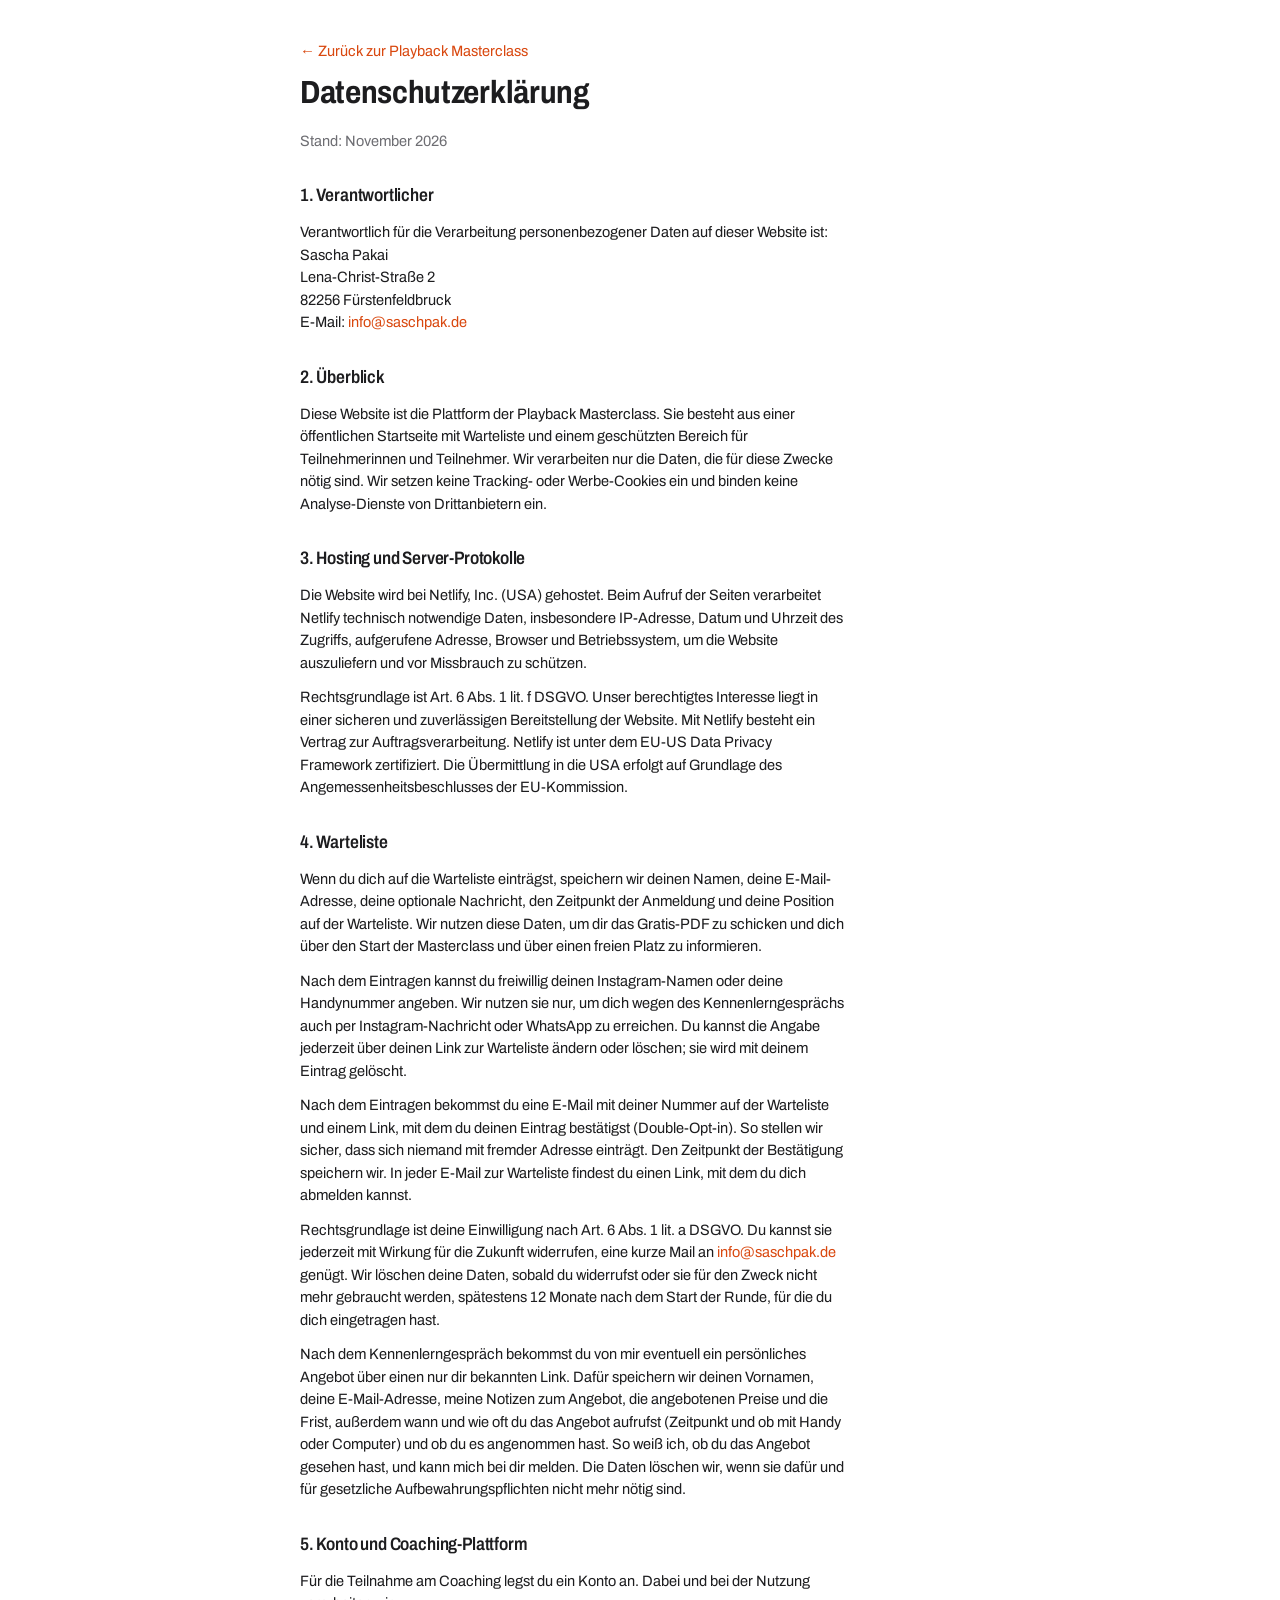
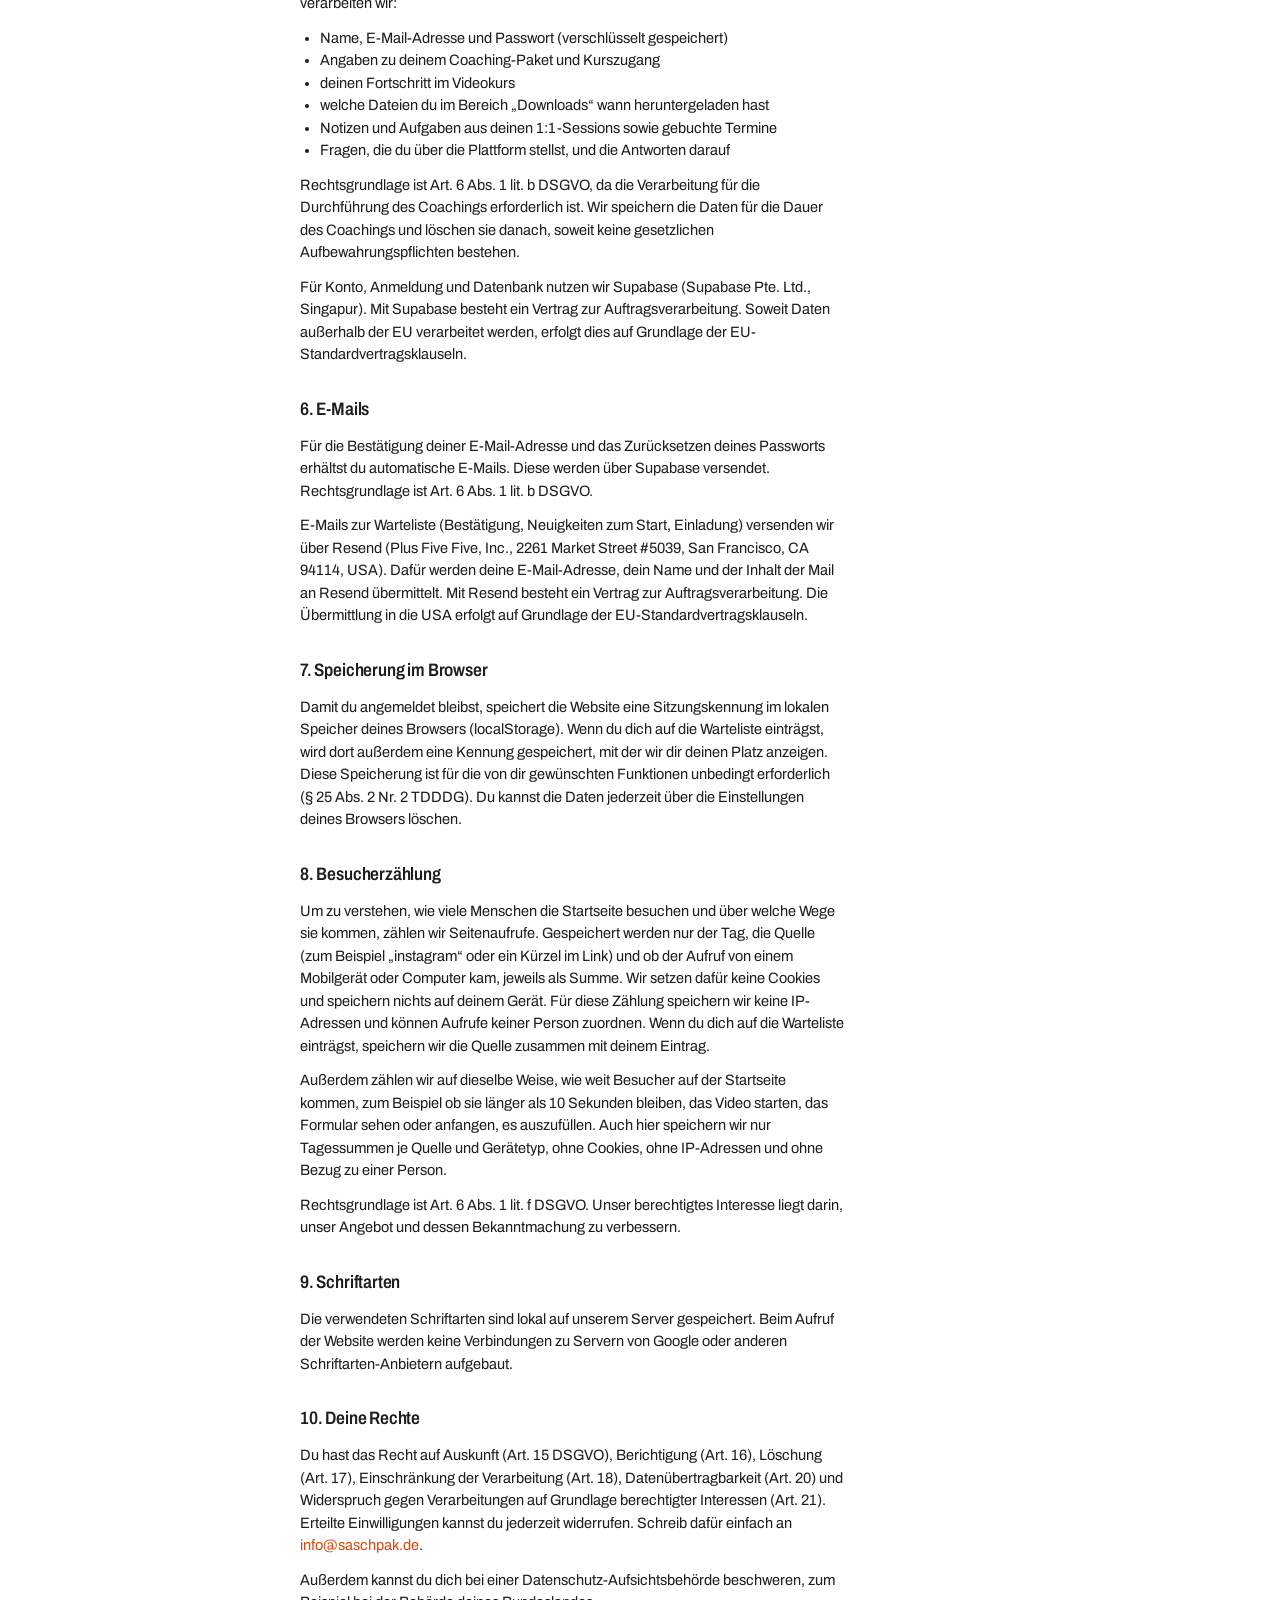
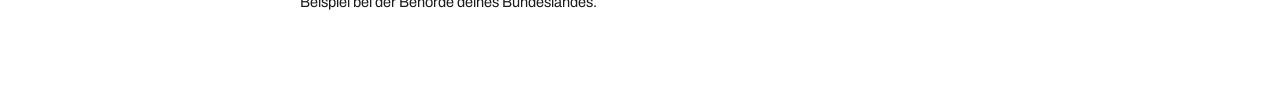
<file: site/datenschutz.html>
<!doctype html>
<html lang="de">
<head>
<meta charset="utf-8">
<meta name="viewport" content="width=device-width, initial-scale=1, viewport-fit=cover">
<title>Datenschutz · Playback Masterclass</title>
<meta name="robots" content="noindex">
<link rel="stylesheet" href="styles.css">
</head>
<body>
<main class="gutter legal">
  <p><a href="./">← Zurück zur Playback Masterclass</a></p>
  <h1>Datenschutzerklärung</h1>
  <p class="muted">Stand: November 2026</p>

  <h2>1. Verantwortlicher</h2>
  <p>Verantwortlich für die Verarbeitung personenbezogener Daten auf dieser Website ist:<br>
  Sascha Pakai<br>
  Lena-Christ-Straße 2<br>
  82256 Fürstenfeldbruck<br>
  E-Mail: <a href="mailto:info@saschpak.de">info@saschpak.de</a></p>

  <h2>2. Überblick</h2>
  <p>Diese Website ist die Plattform der Playback Masterclass. Sie besteht aus einer öffentlichen Startseite mit Warteliste und einem geschützten Bereich für Teilnehmerinnen und Teilnehmer. Wir verarbeiten nur die Daten, die für diese Zwecke nötig sind. Wir setzen keine Tracking- oder Werbe-Cookies ein und binden keine Analyse-Dienste von Drittanbietern ein.</p>

  <h2>3. Hosting und Server-Protokolle</h2>
  <p>Die Website wird bei Netlify, Inc. (USA) gehostet. Beim Aufruf der Seiten verarbeitet Netlify technisch notwendige Daten, insbesondere IP-Adresse, Datum und Uhrzeit des Zugriffs, aufgerufene Adresse, Browser und Betriebssystem, um die Website auszuliefern und vor Missbrauch zu schützen.</p>
  <p>Rechtsgrundlage ist Art. 6 Abs. 1 lit. f DSGVO. Unser berechtigtes Interesse liegt in einer sicheren und zuverlässigen Bereitstellung der Website. Mit Netlify besteht ein Vertrag zur Auftragsverarbeitung. Netlify ist unter dem EU-US Data Privacy Framework zertifiziert. Die Übermittlung in die USA erfolgt auf Grundlage des Angemessenheitsbeschlusses der EU-Kommission.</p>

  <h2>4. Warteliste</h2>
  <p>Wenn du dich auf die Warteliste einträgst, speichern wir deinen Namen, deine E-Mail-Adresse, deine optionale Nachricht, den Zeitpunkt der Anmeldung und deine Position auf der Warteliste. Wir nutzen diese Daten, um dir das Gratis-PDF zu schicken und dich über den Start der Masterclass und über einen freien Platz zu informieren.</p>
  <p>Nach dem Eintragen kannst du freiwillig deinen Instagram-Namen oder deine Handynummer angeben. Wir nutzen sie nur, um dich wegen des Kennenlerngesprächs auch per Instagram-Nachricht oder WhatsApp zu erreichen. Du kannst die Angabe jederzeit über deinen Link zur Warteliste ändern oder löschen; sie wird mit deinem Eintrag gelöscht.</p>
  <p>Nach dem Eintragen bekommst du eine E-Mail mit deiner Nummer auf der Warteliste und einem Link, mit dem du deinen Eintrag bestätigst (Double-Opt-in). So stellen wir sicher, dass sich niemand mit fremder Adresse einträgt. Den Zeitpunkt der Bestätigung speichern wir. In jeder E-Mail zur Warteliste findest du einen Link, mit dem du dich abmelden kannst.</p>
  <p>Rechtsgrundlage ist deine Einwilligung nach Art. 6 Abs. 1 lit. a DSGVO. Du kannst sie jederzeit mit Wirkung für die Zukunft widerrufen, eine kurze Mail an <a href="mailto:info@saschpak.de">info@saschpak.de</a> genügt. Wir löschen deine Daten, sobald du widerrufst oder sie für den Zweck nicht mehr gebraucht werden, spätestens 12 Monate nach dem Start der Runde, für die du dich eingetragen hast.</p>

  <p>Nach dem Kennenlerngespräch bekommst du von mir eventuell ein persönliches Angebot über einen nur dir bekannten Link. Dafür speichern wir deinen Vornamen, deine E-Mail-Adresse, meine Notizen zum Angebot, die angebotenen Preise und die Frist, außerdem wann und wie oft du das Angebot aufrufst (Zeitpunkt und ob mit Handy oder Computer) und ob du es angenommen hast. So weiß ich, ob du das Angebot gesehen hast, und kann mich bei dir melden. Die Daten löschen wir, wenn sie dafür und für gesetzliche Aufbewahrungspflichten nicht mehr nötig sind.</p>

  <h2>5. Konto und Coaching-Plattform</h2>
  <p>Für die Teilnahme am Coaching legst du ein Konto an. Dabei und bei der Nutzung verarbeiten wir:</p>
  <ul>
    <li>Name, E-Mail-Adresse und Passwort (verschlüsselt gespeichert)</li>
    <li>Angaben zu deinem Coaching-Paket und Kurszugang</li>
    <li>deinen Fortschritt im Videokurs</li>
    <li>welche Dateien du im Bereich „Downloads“ wann heruntergeladen hast</li>
    <li>Notizen und Aufgaben aus deinen 1:1-Sessions sowie gebuchte Termine</li>
    <li>Fragen, die du über die Plattform stellst, und die Antworten darauf</li>
  </ul>
  <p>Rechtsgrundlage ist Art. 6 Abs. 1 lit. b DSGVO, da die Verarbeitung für die Durchführung des Coachings erforderlich ist. Wir speichern die Daten für die Dauer des Coachings und löschen sie danach, soweit keine gesetzlichen Aufbewahrungspflichten bestehen.</p>
  <p>Für Konto, Anmeldung und Datenbank nutzen wir Supabase (Supabase Pte. Ltd., Singapur). Mit Supabase besteht ein Vertrag zur Auftragsverarbeitung. Soweit Daten außerhalb der EU verarbeitet werden, erfolgt dies auf Grundlage der EU-Standardvertragsklauseln.</p>

  <h2>6. E-Mails</h2>
  <p>Für die Bestätigung deiner E-Mail-Adresse und das Zurücksetzen deines Passworts erhältst du automatische E-Mails. Diese werden über Supabase versendet. Rechtsgrundlage ist Art. 6 Abs. 1 lit. b DSGVO.</p>

  <p>E-Mails zur Warteliste (Bestätigung, Neuigkeiten zum Start, Einladung) versenden wir über Resend (Plus Five Five, Inc., 2261 Market Street #5039, San Francisco, CA 94114, USA). Dafür werden deine E-Mail-Adresse, dein Name und der Inhalt der Mail an Resend übermittelt. Mit Resend besteht ein Vertrag zur Auftragsverarbeitung. Die Übermittlung in die USA erfolgt auf Grundlage der EU-Standardvertragsklauseln.</p>

  <h2>7. Speicherung im Browser</h2>
  <p>Damit du angemeldet bleibst, speichert die Website eine Sitzungskennung im lokalen Speicher deines Browsers (localStorage). Wenn du dich auf die Warteliste einträgst, wird dort außerdem eine Kennung gespeichert, mit der wir dir deinen Platz anzeigen. Diese Speicherung ist für die von dir gewünschten Funktionen unbedingt erforderlich (§ 25 Abs. 2 Nr. 2 TDDDG). Du kannst die Daten jederzeit über die Einstellungen deines Browsers löschen.</p>

  <h2>8. Besucherzählung</h2>
  <p>Um zu verstehen, wie viele Menschen die Startseite besuchen und über welche Wege sie kommen, zählen wir Seitenaufrufe. Gespeichert werden nur der Tag, die Quelle (zum Beispiel „instagram“ oder ein Kürzel im Link) und ob der Aufruf von einem Mobilgerät oder Computer kam, jeweils als Summe. Wir setzen dafür keine Cookies und speichern nichts auf deinem Gerät. Für diese Zählung speichern wir keine IP-Adressen und können Aufrufe keiner Person zuordnen. Wenn du dich auf die Warteliste einträgst, speichern wir die Quelle zusammen mit deinem Eintrag.</p>
  <p>Außerdem zählen wir auf dieselbe Weise, wie weit Besucher auf der Startseite kommen, zum Beispiel ob sie länger als 10 Sekunden bleiben, das Video starten, das Formular sehen oder anfangen, es auszufüllen. Auch hier speichern wir nur Tagessummen je Quelle und Gerätetyp, ohne Cookies, ohne IP-Adressen und ohne Bezug zu einer Person.</p>
  <p>Rechtsgrundlage ist Art. 6 Abs. 1 lit. f DSGVO. Unser berechtigtes Interesse liegt darin, unser Angebot und dessen Bekanntmachung zu verbessern.</p>

  <h2>9. Schriftarten</h2>
  <p>Die verwendeten Schriftarten sind lokal auf unserem Server gespeichert. Beim Aufruf der Website werden keine Verbindungen zu Servern von Google oder anderen Schriftarten-Anbietern aufgebaut.</p>

  <h2>10. Deine Rechte</h2>
  <p>Du hast das Recht auf Auskunft (Art. 15 DSGVO), Berichtigung (Art. 16), Löschung (Art. 17), Einschränkung der Verarbeitung (Art. 18), Datenübertragbarkeit (Art. 20) und Widerspruch gegen Verarbeitungen auf Grundlage berechtigter Interessen (Art. 21). Erteilte Einwilligungen kannst du jederzeit widerrufen. Schreib dafür einfach an <a href="mailto:info@saschpak.de">info@saschpak.de</a>.</p>
  <p>Außerdem kannst du dich bei einer Datenschutz-Aufsichtsbehörde beschweren, zum Beispiel bei der Behörde deines Bundeslandes.</p>
</main>
</body>
</html>
</file>
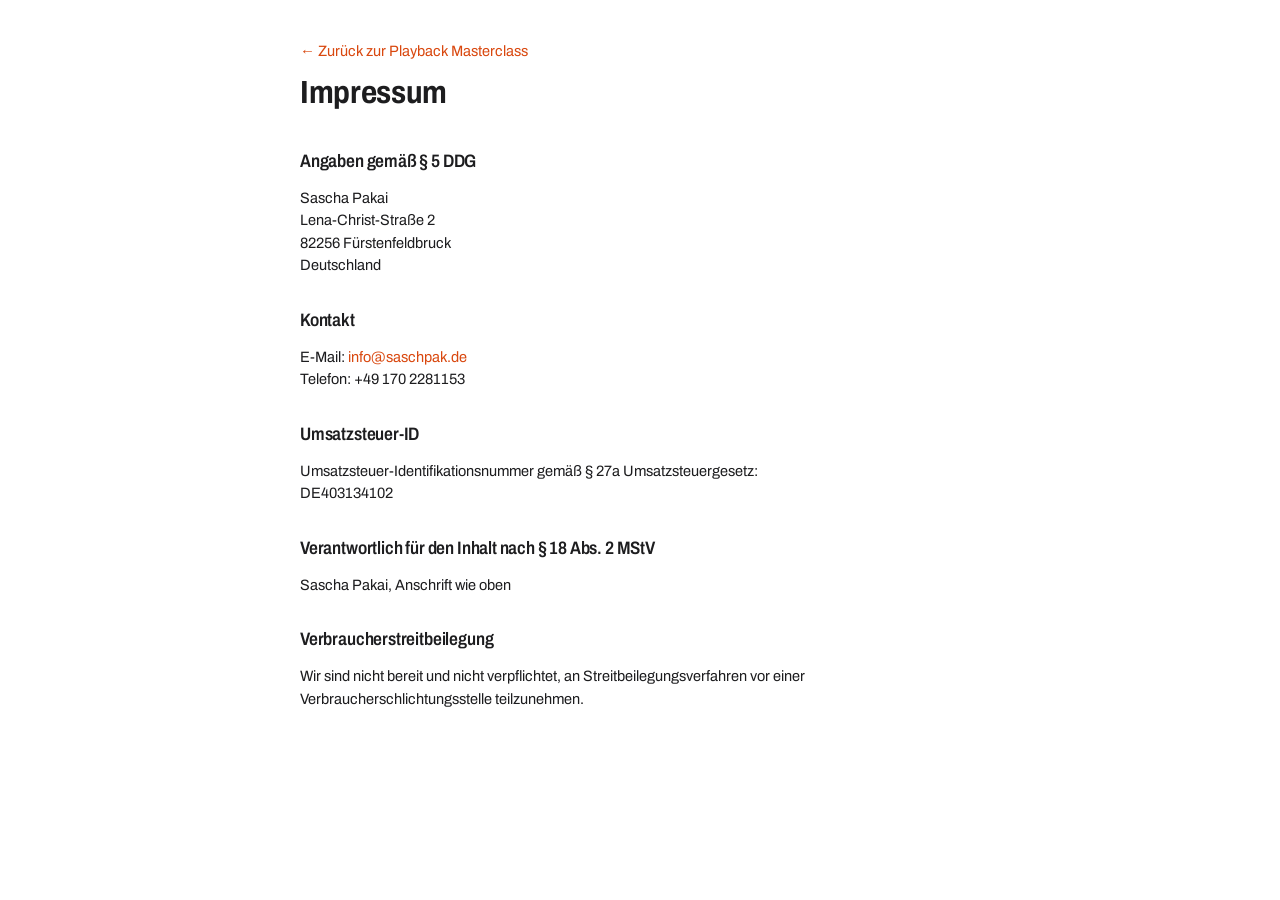
<file: site/impressum.html>
<!doctype html>
<html lang="de">
<head>
<meta charset="utf-8">
<meta name="viewport" content="width=device-width, initial-scale=1, viewport-fit=cover">
<title>Impressum · Playback Masterclass</title>
<meta name="robots" content="noindex">
<link rel="stylesheet" href="styles.css">
</head>
<body>
<main class="gutter legal">
  <p><a href="./">← Zurück zur Playback Masterclass</a></p>
  <h1>Impressum</h1>

  <h2>Angaben gemäß § 5 DDG</h2>
  <p>Sascha Pakai<br>
  Lena-Christ-Straße 2<br>
  82256 Fürstenfeldbruck<br>
  Deutschland</p>

  <h2>Kontakt</h2>
  <p>E-Mail: <a href="mailto:info@saschpak.de">info@saschpak.de</a><br>
  Telefon: +49 170 2281153</p>

  <h2>Umsatzsteuer-ID</h2>
  <p>Umsatzsteuer-Identifikationsnummer gemäß § 27a Umsatzsteuergesetz: DE403134102</p>

  <h2>Verantwortlich für den Inhalt nach § 18 Abs. 2 MStV</h2>
  <p>Sascha Pakai, Anschrift wie oben</p>

  <h2>Verbraucherstreitbeilegung</h2>
  <p>Wir sind nicht bereit und nicht verpflichtet, an Streitbeilegungsverfahren vor einer Verbraucherschlichtungsstelle teilzunehmen.</p>
</main>
</body>
</html>
</file>
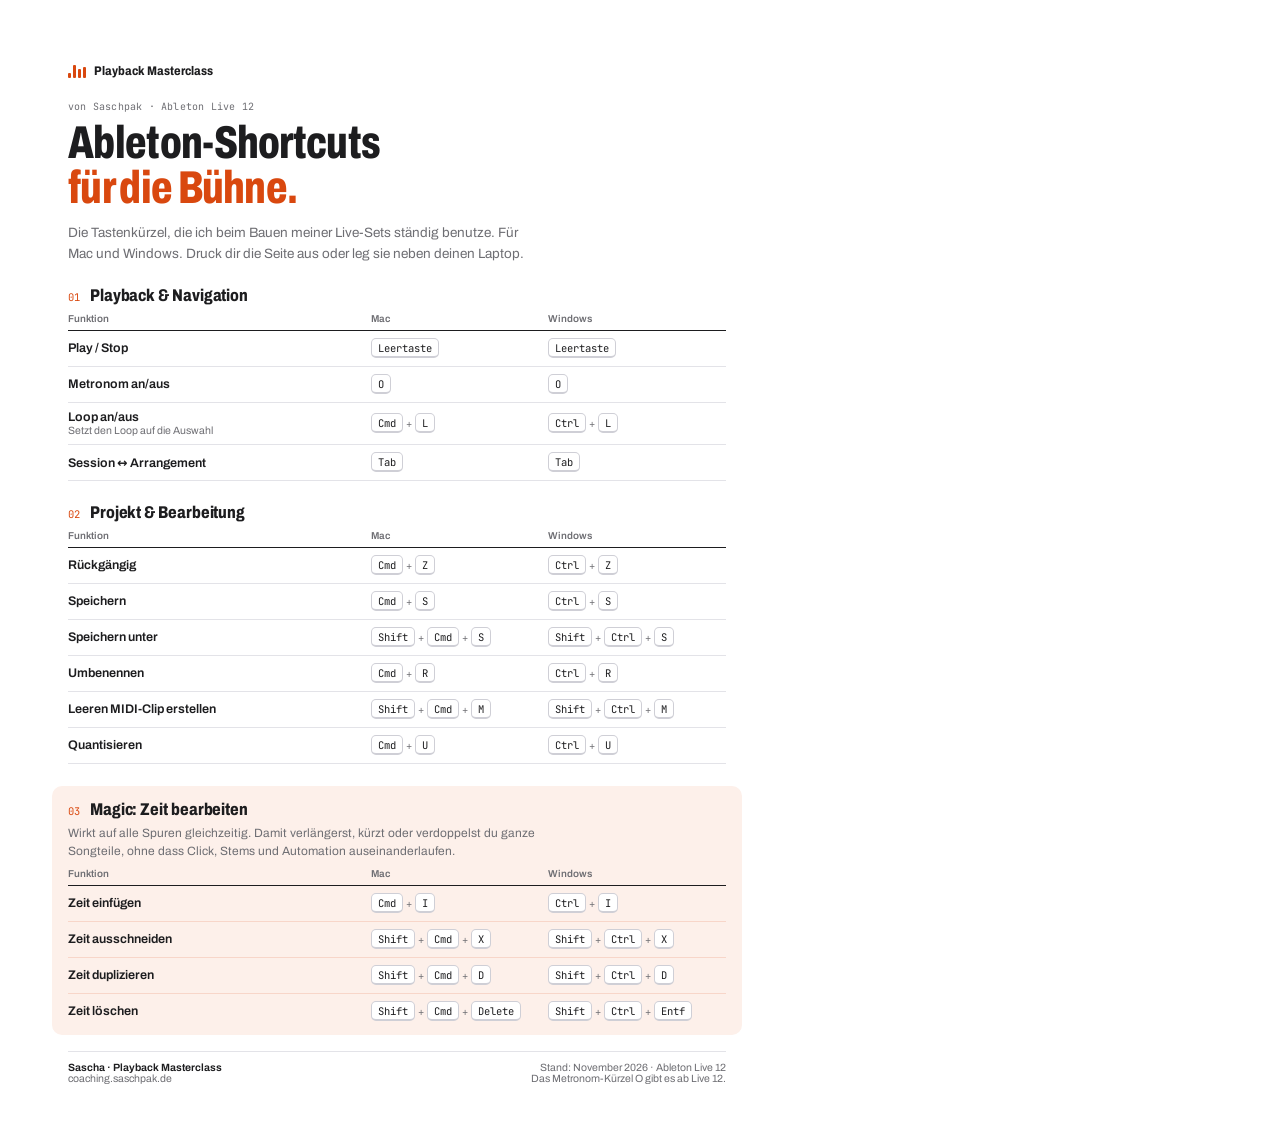
<file: plattform/geschenk/ableton-shortcuts.html>
<!doctype html>
<html lang="de">
<head>
<meta charset="utf-8">
<title>Ableton-Shortcuts für die Bühne</title>
<!-- Quelle für site/downloads/ableton-shortcuts.pdf. PDF neu erzeugen: in Chromium als A4 drucken (printBackground). -->
<style>
@font-face{font-family:"Archivo";font-weight:100 900;font-stretch:62% 125%;src:url(../../site/fonts/archivo-latin-wdth-normal.woff2) format("woff2")}
@font-face{font-family:"JetBrains Mono";font-weight:400;src:url(../../site/fonts/jetbrains-mono-latin-400-normal.woff2) format("woff2")}
@page{size:A4;margin:0}
*{box-sizing:border-box;margin:0;padding:0}
:root{--fg:#1d1d1f;--muted:#6e6e73;--line:#e3e3e8;--accent:#d9480f;--soft:#fdf0ea}
html,body{background:#fff}
body{font-family:"Archivo",system-ui,sans-serif;color:var(--fg);-webkit-print-color-adjust:exact;print-color-adjust:exact}
.page{width:210mm;height:297mm;padding:17mm 18mm 14mm;display:flex;flex-direction:column}
.brand{display:flex;align-items:center;gap:8px;font-weight:750;font-stretch:85%;font-size:12.5px}
.mark{display:inline-flex;align-items:flex-end;gap:2px;height:13px}
.mark i{display:block;width:3px;background:var(--accent);border-radius:1px}
.eyebrow{font-family:"JetBrains Mono",monospace;font-size:10px;color:var(--muted);letter-spacing:.02em;margin-top:22px}
h1{font-size:46px;font-weight:800;font-stretch:72%;line-height:.98;letter-spacing:-.015em;margin-top:8px}
h1 span{color:var(--accent)}
.lead{font-size:13.5px;color:var(--muted);line-height:1.5;margin-top:12px;max-width:34em}
section{margin-top:22px}
h2{font-size:17px;font-weight:780;font-stretch:80%;letter-spacing:-.005em;display:flex;align-items:baseline;gap:10px}
h2 .n{font-family:"JetBrains Mono",monospace;font-size:10.5px;font-weight:400;color:var(--accent)}
.note{font-size:12px;color:var(--muted);line-height:1.5;margin-top:5px;max-width:40em}
table{width:100%;table-layout:fixed;border-collapse:collapse;margin-top:8px;font-size:12.5px}
th{font-size:10px;font-weight:600;color:var(--muted);text-align:left;padding:0 0 6px;border-bottom:1px solid var(--fg)}
td{padding:7.5px 0;border-bottom:1px solid var(--line);vertical-align:middle}
th:first-child,td:first-child{width:46%}
th:nth-child(2),td:nth-child(2){width:27%}
td:first-child{font-weight:620}
td small{display:block;font-weight:400;color:var(--muted);font-size:10.5px;margin-top:1px}
kbd{font-family:"JetBrains Mono",monospace;font-size:10.5px;display:inline-block;min-width:20px;text-align:center;padding:2px 6px 1px;border:1px solid #cfcfd6;border-bottom-width:2px;border-radius:5px;background:#fff;color:var(--fg)}
.plus{color:var(--muted);font-size:10px;margin:0 3px}
section.magic{margin-bottom:16px;background:var(--soft);border-radius:10px;padding:14px 16px 6px;margin-left:-16px;margin-right:-16px}
section.magic td{border-bottom-color:rgba(217,72,15,.15)}
section.magic tr:last-child td{border-bottom:0}
.foot{margin-top:auto;margin-bottom:0;display:flex;justify-content:space-between;align-items:flex-end;gap:20px;font-size:10.5px;color:var(--muted);border-top:1px solid var(--line);padding-top:10px}
.foot b{color:var(--fg);font-weight:650}
</style>
</head>
<body>
<div class="page">
  <div class="brand"><span class="mark" aria-hidden="true"><i style="height:40%"></i><i style="height:100%"></i><i style="height:65%"></i><i style="height:85%"></i></span>Playback Masterclass</div>
  <p class="eyebrow">von Saschpak · Ableton Live 12</p>
  <h1>Ableton-Shortcuts<br><span>für die Bühne.</span></h1>
  <p class="lead">Die Tastenkürzel, die ich beim Bauen meiner Live-Sets ständig benutze. Für Mac und Windows. Druck dir die Seite aus oder leg sie neben deinen Laptop.</p>

  <section>
    <h2><span class="n">01</span>Playback &amp; Navigation</h2>
    <table>
      <thead><tr><th>Funktion</th><th>Mac</th><th>Windows</th></tr></thead>
      <tbody>
        <tr><td>Play / Stop</td><td><kbd>Leertaste</kbd></td><td><kbd>Leertaste</kbd></td></tr>
        <tr><td>Metronom an/aus</td><td><kbd>O</kbd></td><td><kbd>O</kbd></td></tr>
        <tr><td>Loop an/aus<small>Setzt den Loop auf die Auswahl</small></td><td><kbd>Cmd</kbd><span class="plus">+</span><kbd>L</kbd></td><td><kbd>Ctrl</kbd><span class="plus">+</span><kbd>L</kbd></td></tr>
        <tr><td>Session ↔ Arrangement</td><td><kbd>Tab</kbd></td><td><kbd>Tab</kbd></td></tr>
      </tbody>
    </table>
  </section>

  <section>
    <h2><span class="n">02</span>Projekt &amp; Bearbeitung</h2>
    <table>
      <thead><tr><th>Funktion</th><th>Mac</th><th>Windows</th></tr></thead>
      <tbody>
        <tr><td>Rückgängig</td><td><kbd>Cmd</kbd><span class="plus">+</span><kbd>Z</kbd></td><td><kbd>Ctrl</kbd><span class="plus">+</span><kbd>Z</kbd></td></tr>
        <tr><td>Speichern</td><td><kbd>Cmd</kbd><span class="plus">+</span><kbd>S</kbd></td><td><kbd>Ctrl</kbd><span class="plus">+</span><kbd>S</kbd></td></tr>
        <tr><td>Speichern unter</td><td><kbd>Shift</kbd><span class="plus">+</span><kbd>Cmd</kbd><span class="plus">+</span><kbd>S</kbd></td><td><kbd>Shift</kbd><span class="plus">+</span><kbd>Ctrl</kbd><span class="plus">+</span><kbd>S</kbd></td></tr>
        <tr><td>Umbenennen</td><td><kbd>Cmd</kbd><span class="plus">+</span><kbd>R</kbd></td><td><kbd>Ctrl</kbd><span class="plus">+</span><kbd>R</kbd></td></tr>
        <tr><td>Leeren MIDI-Clip erstellen</td><td><kbd>Shift</kbd><span class="plus">+</span><kbd>Cmd</kbd><span class="plus">+</span><kbd>M</kbd></td><td><kbd>Shift</kbd><span class="plus">+</span><kbd>Ctrl</kbd><span class="plus">+</span><kbd>M</kbd></td></tr>
        <tr><td>Quantisieren</td><td><kbd>Cmd</kbd><span class="plus">+</span><kbd>U</kbd></td><td><kbd>Ctrl</kbd><span class="plus">+</span><kbd>U</kbd></td></tr>
      </tbody>
    </table>
  </section>

  <section class="magic">
    <h2><span class="n">03</span>Magic: Zeit bearbeiten</h2>
    <p class="note">Wirkt auf alle Spuren gleichzeitig. Damit verlängerst, kürzt oder verdoppelst du ganze Songteile, ohne dass Click, Stems und Automation auseinanderlaufen.</p>
    <table>
      <thead><tr><th>Funktion</th><th>Mac</th><th>Windows</th></tr></thead>
      <tbody>
        <tr><td>Zeit einfügen</td><td><kbd>Cmd</kbd><span class="plus">+</span><kbd>I</kbd></td><td><kbd>Ctrl</kbd><span class="plus">+</span><kbd>I</kbd></td></tr>
        <tr><td>Zeit ausschneiden</td><td><kbd>Shift</kbd><span class="plus">+</span><kbd>Cmd</kbd><span class="plus">+</span><kbd>X</kbd></td><td><kbd>Shift</kbd><span class="plus">+</span><kbd>Ctrl</kbd><span class="plus">+</span><kbd>X</kbd></td></tr>
        <tr><td>Zeit duplizieren</td><td><kbd>Shift</kbd><span class="plus">+</span><kbd>Cmd</kbd><span class="plus">+</span><kbd>D</kbd></td><td><kbd>Shift</kbd><span class="plus">+</span><kbd>Ctrl</kbd><span class="plus">+</span><kbd>D</kbd></td></tr>
        <tr><td>Zeit löschen</td><td><kbd>Shift</kbd><span class="plus">+</span><kbd>Cmd</kbd><span class="plus">+</span><kbd>Delete</kbd></td><td><kbd>Shift</kbd><span class="plus">+</span><kbd>Ctrl</kbd><span class="plus">+</span><kbd>Entf</kbd></td></tr>
      </tbody>
    </table>
  </section>

  <div class="foot">
    <span><b>Sascha · Playback Masterclass</b><br>coaching.saschpak.de</span>
    <span style="text-align:right">Stand: November 2026 · Ableton Live 12<br>Das Metronom-Kürzel O gibt es ab Live 12.</span>
  </div>
</div>
</body>
</html>
</file>
<file: site/styles.css>
/* Playback Masterclass
   Ruhig und aufgeräumt, mit eigener Note: Archivo als Schrift,
   viel Weißraum, Signal-Orange als einziger Akzent, Setlist als Blickfang. */

@font-face{font-family:"Archivo";font-style:normal;font-display:swap;font-weight:100 900;font-stretch:62% 125%;src:url(fonts/archivo-latin-wdth-normal.woff2) format("woff2-variations"),url(fonts/archivo-latin-wdth-normal.woff2) format("woff2")}
@font-face{font-family:"JetBrains Mono";font-style:normal;font-display:swap;font-weight:400;src:url(fonts/jetbrains-mono-latin-400-normal.woff2) format("woff2")}

:root{
  color-scheme:light;
  --bg:#ffffff; --bg-2:#f5f5f7; --panel:#ffffff; --panel-2:#f5f5f7; --panel-3:#e8e8ed;
  --line:#d2d2d7; --line-2:#c7c7cc;
  --fg:#1d1d1f; --muted:#6e6e73; --faint:#a1a1a6;
  --accent:#d9480f; --accent-hi:#f05a1a; --accent-soft:rgba(240,90,26,.1);
  --btn:#e8530f; --btn-fg:#ffffff; --btn-hover:#c9450a;
  --ink:#1d1d1f;
  --ok:#1f8a3b; --warn:#b25000; --danger:#d70015;
  --track:#e8e8ed; --screen:#1d1d1f;
  --font-ui:"Archivo","Helvetica Neue",Arial,sans-serif;
  --font-mono:"JetBrains Mono",ui-monospace,Menlo,Consolas,monospace;
  --r:8px; --r-lg:12px;
}
@media (prefers-color-scheme:dark){
  :root{
    color-scheme:dark;
    --bg:#000000; --bg-2:#161617; --panel:#1c1c1e; --panel-2:#2c2c2e; --panel-3:#3a3a3c;
    --line:#38383a; --line-2:#48484a;
    --fg:#f5f5f7; --muted:#a1a1a6; --faint:#6e6e73;
    --accent:#ff7a3d; --accent-hi:#ff935f; --accent-soft:rgba(255,106,38,.16);
    --btn:#f0601c; --btn-fg:#ffffff; --btn-hover:#ff7a3d;
    --ink:#f5f5f7;
    --ok:#30d158; --warn:#ff9f0a; --danger:#ff453a;
    --track:#3a3a3c; --screen:#000;
  }
}
*{box-sizing:border-box}
[hidden]{display:none!important}
html{-webkit-text-size-adjust:100%}
body{margin:0;background:var(--bg);color:var(--fg);font-family:var(--font-ui);font-size:15px;line-height:1.5;letter-spacing:0;font-stretch:96%;-webkit-font-smoothing:antialiased;min-height:100vh}
body::before{content:"";position:fixed;inset:0 0 auto;height:env(safe-area-inset-top,0px);z-index:10;background:var(--bg)}
button,input,select,textarea{font:inherit;color:inherit;letter-spacing:inherit}
:focus-visible{outline:3px solid var(--accent-soft);outline-offset:1px;box-shadow:0 0 0 1px var(--accent)}
a{color:var(--accent);text-decoration:none}
a:hover{text-decoration:underline;text-underline-offset:3px}
h1,h2,h3{margin:0;text-wrap:balance;letter-spacing:-.01em;font-stretch:84%}
h1{font-size:32px;font-weight:700;line-height:1.1}
h2{font-size:19px;font-weight:600}
h3{font-size:16px;font-weight:600}
p{margin:0}
.muted{color:var(--muted)}
.mono{font-variant-numeric:tabular-nums}
.label{font-size:13px;font-weight:600;color:var(--muted);letter-spacing:-.005em}
.gutter{padding-left:max(20px,env(safe-area-inset-left,0px));padding-right:max(20px,env(safe-area-inset-right,0px))}

/* ---------- Kopfleiste ---------- */
.bar{position:sticky;top:env(safe-area-inset-top,0px);z-index:5;background:color-mix(in srgb,var(--bg) 82%,transparent);-webkit-backdrop-filter:saturate(180%) blur(20px);backdrop-filter:saturate(180%) blur(20px);border-bottom:1px solid var(--line)}
.bar-inner{display:flex;align-items:center;gap:24px;height:52px;max-width:1040px;margin:0 auto}
.logo{display:flex;align-items:center;gap:8px;font-weight:750;font-size:16px;white-space:nowrap;font-stretch:80%}
.logo-mark{display:grid;grid-template-columns:repeat(4,3px);gap:2px;height:14px;align-items:end}
.logo-mark i{display:block;background:var(--accent-hi);border-radius:1px}
.nav{display:flex;gap:22px;overflow-x:auto;scrollbar-width:none;flex:0 1 auto;min-width:0}
.nav::-webkit-scrollbar{display:none}
.nav a{color:var(--muted);font-size:13.5px;white-space:nowrap;padding:14px 0;border-bottom:2px solid transparent}
.nav a:hover{color:var(--fg);text-decoration:none}
.nav a[aria-current="page"]{color:var(--fg);font-weight:600;border-bottom-color:var(--fg)}
#logout{margin-left:auto}
@media (max-width:640px){
  .bar-inner{flex-wrap:wrap;height:auto;padding-block:10px 0;row-gap:2px}
  .nav{order:3;flex-basis:100%;gap:15px;padding-right:24px;-webkit-mask-image:linear-gradient(90deg,#000 calc(100% - 28px),transparent);mask-image:linear-gradient(90deg,#000 calc(100% - 28px),transparent)}
  .nav a{padding:10px 0}
}

/* ---------- Bedienelemente ---------- */
.btn{display:inline-flex;align-items:center;justify-content:center;gap:6px;border:0;background:var(--panel-3);border-radius:var(--r);padding:8px 15px;font-size:14px;font-weight:600;cursor:pointer;color:var(--fg);white-space:nowrap;line-height:1.25;text-decoration:none}
.btn:hover{filter:brightness(.96);text-decoration:none}
.btn.primary{background:var(--btn);color:var(--btn-fg)}
.btn.primary:hover{background:var(--btn-hover);filter:none}
.btn.small{padding:6px 13px;font-size:13px}
.btn.quiet{background:transparent;color:var(--accent);padding-left:6px;padding-right:6px}
.btn.quiet:hover{text-decoration:underline;filter:none}
.btn.danger-btn{color:var(--danger)}
.btn:disabled{opacity:.4;cursor:not-allowed}
.linkbtn{background:none;border:0;padding:0;color:var(--accent);cursor:pointer}
.field{display:flex;flex-direction:column;gap:6px}
.field label,.field .label{font-size:13px;font-weight:500;color:var(--muted)}
.field input:not(.check),.field textarea,.field select{background:var(--panel);border:1px solid var(--line);border-radius:10px;padding:11px 13px;color:var(--fg);font-size:15px}
.field input:not(.check),.field textarea,.field select{width:100%}
.field textarea{resize:vertical;min-height:88px}
.field input:not(.check):focus,.field textarea:focus,.field select:focus{outline:none;border-color:var(--accent);box-shadow:0 0 0 3px var(--accent-soft)}
.check{appearance:none;width:18px;height:18px;border:1.5px solid var(--line-2);border-radius:5px;background:var(--panel);flex:none;margin-top:2px;cursor:pointer;display:grid;place-items:center}
.check:checked{background:var(--accent);border-color:var(--accent)}
.check:checked::after{content:"";width:9px;height:5px;border-left:2px solid #fff;border-bottom:2px solid #fff;transform:rotate(-45deg) translate(1px,-1px)}
.inline-check{display:flex;gap:10px;align-items:center;cursor:pointer}
.form-grid{display:grid;grid-template-columns:1fr 1fr;gap:14px}
@media (max-width:600px){.form-grid{grid-template-columns:1fr}}
.actions{display:flex;gap:8px;flex-wrap:wrap;align-items:center}
.track{height:4px;background:var(--track);border-radius:4px;overflow:hidden}
.track i{display:block;height:100%;background:var(--accent);border-radius:4px}

/* ---------- Grundgerüst ---------- */
main{max-width:1040px;margin:0 auto;padding-block:40px 72px}
.view{display:flex;flex-direction:column;gap:18px}
.intro{display:flex;flex-direction:column;gap:6px;padding-bottom:8px}
.intro p{max-width:60ch}
.card{background:var(--bg-2);border:0;border-radius:var(--r-lg);padding:22px;display:flex;flex-direction:column;gap:14px;min-width:0}
.two{display:grid;grid-template-columns:1fr 1fr;gap:18px}
@media (max-width:720px){.two{grid-template-columns:1fr}}
.empty{color:var(--muted);font-size:14px}
.notice{background:var(--accent-soft);border-radius:var(--r);padding:12px 14px;font-size:14px}
.group-label{margin-top:14px;font-size:13px;font-weight:600;color:var(--muted)}
.loading{display:grid;place-items:center;min-height:60vh;color:var(--muted)}
.toast{position:fixed;left:50%;bottom:calc(24px + env(safe-area-inset-bottom,0px));transform:translateX(-50%);background:var(--ink);color:var(--bg);border-radius:var(--r);padding:10px 18px;font-size:14px;z-index:20;max-width:calc(100% - 40px);box-shadow:0 8px 30px rgba(0,0,0,.18)}
.toast.err{background:var(--danger);color:#fff}
.site-foot{max-width:1040px;margin:0 auto;padding-block:0 36px;display:flex;gap:20px;font-size:12px}
.site-foot a{color:var(--muted)}
.site-foot:empty{display:none}
#app:has(> .landing:not(.offer-page)) ~ .site-foot{box-sizing:content-box;max-width:1080px}

.progress{display:flex;flex-direction:column;gap:7px}
.progress-top{display:flex;justify-content:space-between;gap:8px;font-size:13px}

/* Übersicht */
.resume{display:grid;grid-template-columns:200px 1fr;gap:20px;align-items:center}
@media (max-width:600px){.resume{grid-template-columns:1fr}}
.thumb{aspect-ratio:16/9;max-width:100%;background:var(--screen);border:0;border-radius:var(--r);display:grid;place-items:center;cursor:pointer;padding:0}
.play{width:44px;height:44px;border-radius:50%;background:rgba(255,255,255,.92);display:grid;place-items:center}
.tri{width:0;height:0;border-left:13px solid #1d1d1f;border-top:8px solid transparent;border-bottom:8px solid transparent;margin-left:3px}
.date-row{display:flex;gap:14px;align-items:center}
.cal{width:52px;flex:none;border-radius:10px;overflow:hidden;text-align:center;background:var(--panel);border:1px solid var(--line)}
.cal span{display:block;background:var(--accent-hi);color:#fff;font-size:10px;font-weight:600;letter-spacing:.04em;padding:2px 0}
.cal b{display:block;font-size:22px;font-weight:500;padding:2px 0}
.tasks{display:flex;flex-direction:column;gap:10px}
.task{display:flex;gap:10px;align-items:flex-start}
.task label{cursor:pointer}
.check:checked+label{color:var(--faint);text-decoration:line-through}

/* ---------- Kurs ---------- */
.course{display:flex;flex-direction:column;gap:18px}
.mods{display:grid;grid-template-columns:repeat(auto-fit,minmax(160px,1fr));gap:10px}
@media (max-width:480px){.mods{grid-template-columns:repeat(2,minmax(0,1fr))}}
.modbtn{display:flex;flex-direction:column;gap:6px;text-align:left;background:var(--bg-2);border:2px solid transparent;border-radius:var(--r);padding:12px 14px;cursor:pointer;min-width:0}
.modbtn:hover{background:var(--panel-3)}
.modbtn .n{font-size:12px;color:var(--muted);display:flex;justify-content:space-between;gap:6px}
.modbtn b{font-size:14px;font-weight:600;line-height:1.3;min-height:2.6em}
.modbtn[aria-pressed="true"]{border-color:var(--fg);background:var(--panel)}
.modbtn.here b::after{content:" •";color:var(--accent)}
.modbtn.locked b{color:var(--muted)}
.modbtn .why{font-size:12px;color:var(--muted);line-height:1.25}
.lock{width:11px;height:13px;flex:none;display:inline-block;vertical-align:-1px;color:var(--muted)}
.where{display:flex;justify-content:space-between;align-items:baseline;gap:12px;flex-wrap:wrap;margin-top:6px}
.lock-note{display:flex;gap:10px;align-items:center;background:var(--bg-2);border-radius:var(--r);padding:12px 14px;font-size:14px;color:var(--muted)}
.steps{display:flex;flex-direction:column;background:var(--bg-2);border-radius:var(--r-lg);overflow:hidden}
.step{display:flex;gap:12px;align-items:center;text-align:left;background:transparent;border:0;border-top:1px solid var(--line);padding:13px 16px;cursor:pointer;min-width:0}
.step:first-child{border-top:0}
.step:hover{background:var(--panel-3)}
.step .st{width:22px;height:22px;border-radius:50%;flex:none;display:grid;place-items:center;font-size:11px;color:var(--muted);border:1.5px solid var(--line-2)}
.step.done .st{background:var(--accent);border-color:var(--accent)}
.step.done .st::after{content:"";width:9px;height:5px;border-left:2px solid #fff;border-bottom:2px solid #fff;transform:rotate(-45deg) translate(1px,-1px)}
.step .tx{display:flex;justify-content:space-between;gap:12px;flex:1;min-width:0;align-items:baseline}
.step .tx b{font-size:15px;font-weight:500}
.step .tx span{font-size:13px;color:var(--muted);white-space:nowrap;font-variant-numeric:tabular-nums}
.step.active{background:var(--panel)}
.step.active .tx b{font-weight:600}
.step.active .tx span{color:var(--accent)}
.step:disabled{cursor:default}
.step:disabled .tx b{color:var(--muted)}
.player{display:flex;flex-direction:column;gap:18px}
.screen{aspect-ratio:16/9;max-width:100%;max-height:70vh;background:var(--screen);border-radius:var(--r-lg);position:relative;display:grid;place-items:center;overflow:hidden}
.screen .soon{color:#a1a1a6;font-size:14px;text-align:center;padding:16px}
.screen iframe{position:absolute;inset:0;width:100%;height:100%;border:0}
.lesson-head{display:flex;flex-direction:column;gap:4px}
.lesson-head h2{font-size:26px;font-weight:750}
.points{margin:0;padding-left:20px;color:var(--muted)}
.points li+li{margin-top:4px}
.files{display:flex;flex-direction:column;gap:8px}
.file{display:flex;gap:10px;align-items:center;font-size:14px}
.file .ext{font-size:10px;font-weight:600;text-transform:uppercase;border-radius:5px;background:var(--panel-3);padding:2px 6px;color:var(--muted);min-width:38px;text-align:center}
.file button{background:none;border:0;padding:0;color:var(--accent);cursor:pointer;text-align:left}
.qa{display:flex;flex-direction:column;gap:12px;border-top:1px solid var(--line);padding-top:18px}
.q{display:flex;flex-direction:column;gap:6px;background:var(--bg-2);border-radius:var(--r);padding:12px 14px}
.q .a{border-left:2px solid var(--accent);padding-left:10px}
.q .meta{font-size:12.5px;color:var(--muted)}

/* ---------- 1:1s, News ---------- */
.book-head{display:flex;justify-content:space-between;align-items:baseline;gap:12px;flex-wrap:wrap}
.session{gap:10px}
.session-meta{display:flex;gap:10px;align-items:baseline;flex-wrap:wrap}
.note{border-left:2px solid var(--line-2);padding:1px 0 1px 12px}
.news{gap:6px}
.news p{color:var(--muted);max-width:68ch}

/* ---------- Login ---------- */
.login-screen{min-height:100vh;display:grid;place-items:center;padding-block:40px}
.login{width:100%;max-width:380px;background:var(--bg)!important;padding:0!important}
.login .logo{justify-content:center;font-size:22px!important;margin-bottom:6px}
.auth-links{display:flex;justify-content:space-between;gap:8px;flex-wrap:wrap;font-size:13px}
.auth-links button{background:none;border:0;color:var(--accent);cursor:pointer;padding:0;font-size:13px}

/* ---------- Admin ---------- */
.tabs{display:inline-flex;gap:2px;background:var(--panel-3);border-radius:10px;padding:3px;max-width:100%;overflow-x:auto;scrollbar-width:none;align-self:flex-start}
.tabs button{white-space:nowrap;background:transparent;border:0;border-radius:8px;padding:6px 14px;cursor:pointer;font-weight:500;font-size:13.5px;color:var(--fg)}
.tabs button[aria-selected="true"]{background:var(--panel);box-shadow:0 1px 3px rgba(0,0,0,.12)}
.count{display:inline-grid;place-items:center;min-width:18px;height:18px;padding:0 5px;border-radius:9px;background:var(--accent-hi);color:#fff;font-size:11px;font-weight:600;margin-left:6px;vertical-align:1px}
.admin-head{display:flex;justify-content:space-between;align-items:flex-end;gap:12px;flex-wrap:wrap}
.stats{display:grid;grid-template-columns:repeat(4,minmax(0,1fr));gap:12px}
@media (max-width:720px){.stats{grid-template-columns:repeat(2,minmax(0,1fr))}}
.stat{background:var(--bg-2);border-radius:var(--r-lg);padding:16px 18px;display:flex;flex-direction:column;gap:2px}
.stat b{font-size:30px;font-weight:750;font-stretch:80%;line-height:1.15;font-variant-numeric:tabular-nums}
.stat span{font-size:13px;color:var(--muted)}
.todo{display:flex;gap:12px;align-items:center;justify-content:space-between;padding:11px 0;border-top:1px solid var(--line);flex-wrap:wrap}
.todo:first-of-type{border-top:0}
.todo .what{display:flex;gap:12px;align-items:baseline;min-width:0;flex:1}
.todo .kind{font-size:12px;font-weight:600;color:var(--muted);white-space:nowrap;min-width:84px}
.table-wrap{overflow-x:auto;background:var(--bg-2);border-radius:var(--r-lg)}
table{width:100%;border-collapse:collapse;min-width:680px;font-size:14px}
th{text-align:left;font-size:12.5px;font-weight:500;color:var(--muted);padding:12px 16px;border-bottom:1px solid var(--line)}
td{padding:12px 16px;border-bottom:1px solid var(--line);vertical-align:middle}
tbody tr:last-child td{border-bottom:0}
tbody tr[data-a]{cursor:pointer}
tbody tr[data-a]:hover{background:var(--panel-3)}
td .sub{display:block;font-size:12.5px;color:var(--muted)}
.pct-cell{display:flex;align-items:center;gap:10px;min-width:150px}
.pct-cell .track{flex:1}
.pill{display:inline-block;font-size:12px;font-weight:600;padding:2px 8px;border-radius:5px;background:var(--accent-soft);color:var(--accent);white-space:nowrap}
.pill.zero{background:var(--panel-3);color:var(--muted)}
.stepper{display:flex;align-items:center;background:var(--panel-3);border-radius:10px;padding:2px;width:max-content}
.stepper button{width:36px;height:32px;border:0;border-radius:8px;background:transparent;cursor:pointer;font-size:18px}
.stepper button:hover{background:var(--panel)}
.stepper output{min-width:46px;text-align:center;font-size:17px;font-weight:600;font-variant-numeric:tabular-nums}
.facts{display:flex;gap:24px;flex-wrap:wrap;font-size:13px;color:var(--muted)}
.facts b{font-size:20px;font-weight:600;display:block;color:var(--fg)}
.mod-line{display:grid;grid-template-columns:minmax(0,1fr) 110px 36px;gap:10px;align-items:center;font-size:14px}
.unlock-row{display:grid;grid-template-columns:minmax(0,1fr) auto;gap:12px;align-items:center;padding:10px 0;border-top:1px solid var(--line);font-size:14px}
.unlock-row:first-of-type{border-top:0}
.unlock-row .st{display:flex;gap:6px;align-items:center;font-size:12.5px;color:var(--muted)}
.unlock-row .st.ok{color:var(--ok)}
.mod-admin{display:flex;flex-direction:column;gap:6px;padding:16px 0;border-top:1px solid var(--line)}
.mod-admin:first-of-type{border-top:0;padding-top:0}
.mod-admin-head{display:flex;gap:8px;align-items:center;flex-wrap:wrap}
.mod-admin-head input{font-weight:600;background:var(--panel);border:1px solid var(--line);border-radius:10px;padding:8px 12px;flex:1;min-width:180px}
.les-row{display:grid;grid-template-columns:24px minmax(0,1fr) auto auto;gap:10px;align-items:center;padding:5px 0;font-size:14px}
.les-row .num{font-size:12px;color:var(--faint)}
.les-row .info{font-size:12.5px;color:var(--muted);white-space:nowrap;font-variant-numeric:tabular-nums}
@media (max-width:560px){.les-row{grid-template-columns:22px minmax(0,1fr)}.les-row .info,.les-row .actions{grid-column:2}}
.drip-inline{display:flex;gap:8px;align-items:center;flex-wrap:wrap;font-size:13px;color:var(--muted)}
.drip-inline select,.drip-inline input{font-size:13px;background:var(--panel);border:1px solid var(--line);border-radius:8px;padding:5px 8px}
.drip-inline input{width:66px}
.file-row{display:flex;gap:10px;align-items:center;justify-content:space-between;font-size:14px;padding:3px 0}
.news-admin{gap:6px}
.news-admin p{color:var(--muted);max-width:70ch;white-space:pre-line}
.eb-tag{flex:none;font-size:11.5px;font-weight:700;padding:3px 8px;border-radius:5px;background:var(--accent-soft);color:var(--accent);white-space:nowrap}
.ok-tag,.muted-tag,.err-tag{flex:none;font-size:11.5px;font-weight:600;padding:2px 7px;border-radius:5px;border:1px solid currentColor;white-space:nowrap;line-height:1.4}
.ok-tag{color:var(--ok)}.muted-tag{color:var(--muted)}.err-tag{color:var(--danger)}
.confirm-hint{background:var(--accent-soft);border-radius:var(--r);padding:10px 12px;font-size:15px}
.mail-check{display:flex;flex-direction:column;gap:8px;border:1px solid var(--line-2);border-radius:var(--r);padding:14px}
.back{align-self:flex-start}
.chart-wrap{position:relative;padding-top:40px}
.chart{width:100%;height:auto;display:block;overflow:visible}
.chart line{stroke:var(--line);stroke-width:1}
.chart text{fill:var(--muted);font-size:11px;font-family:var(--font-ui)}
.chart .bar{cursor:default;outline:none}
.chart .bar path{transition:opacity .15s}
.chart:hover .bar path,.chart:focus-within .bar path{opacity:.45}
.chart .bar.on path{opacity:1}
.chart-tip{position:absolute;transform:translateX(-50%);background:var(--ink);color:var(--bg);font-size:12.5px;padding:6px 10px;border-radius:6px;white-space:nowrap;pointer-events:none}
.tbl summary{cursor:pointer;color:var(--accent);font-size:14px;font-weight:600;margin-top:4px}
.tbl .table-wrap{margin-top:10px}
.src-links{display:flex;flex-direction:column;gap:8px}
.src-links code{font-family:var(--font-mono);font-size:12px;background:var(--bg);border-radius:var(--r);padding:8px 10px;flex:1;min-width:0;word-break:break-all}

/* =========================================================
   Startseite
   ========================================================= */
body.is-landing main{max-width:none;padding:0 0 40px}
.landing{color:var(--fg)}
.l-nav{box-sizing:content-box;max-width:1080px;margin:0 auto;display:flex;justify-content:space-between;align-items:center;height:60px;padding-inline:max(20px,env(safe-area-inset-left,0px))}
.l-nav .lnk{background:none;border:0;padding:0;font-size:14px;font-weight:600;cursor:pointer;color:var(--fg);text-decoration:underline;text-underline-offset:4px;text-decoration-color:var(--line-2)}
.l-sec{padding:80px max(20px,env(safe-area-inset-left,0px))}
.l-sec.alt{background:var(--bg-2)}
.l-inner{max-width:1080px;margin:0 auto;display:flex;flex-direction:column;gap:20px}
.hero-grid{display:grid;grid-template-columns:minmax(0,1.15fr) minmax(0,.85fr);gap:56px;align-items:center}
@media (max-width:860px){.hero-grid{grid-template-columns:1fr;gap:56px}}
.eyebrow{font-family:var(--font-mono);font-size:12.5px;color:var(--muted)}
.hero{font-size:clamp(44px,6.6vw,76px);line-height:.98;font-weight:800;font-stretch:72%;letter-spacing:-.015em;margin:14px 0 18px}
.hero em{font-style:normal;color:var(--accent-hi)}
.lead{font-size:clamp(18px,1.9vw,21px);line-height:1.45;color:var(--muted);max-width:32em}
.cta{display:flex;gap:12px;align-items:center;flex-wrap:wrap;margin-top:26px}
.btn-ink{display:inline-flex;align-items:center;justify-content:center;gap:8px;background:var(--btn);color:var(--btn-fg)!important;border:0;border-radius:var(--r);padding:13px 22px;font-size:16px;font-weight:700;cursor:pointer;text-decoration:none!important}
.btn-ink:hover{background:var(--btn-hover)}
.btn-line{display:inline-flex;align-items:center;justify-content:center;border:1.5px solid var(--line-2);color:var(--fg)!important;border-radius:var(--r);padding:12px 20px;font-size:16px;font-weight:600;text-decoration:none!important}
.btn-line:hover{border-color:var(--fg)}
.l-sec h2.big{font-size:clamp(32px,4.4vw,48px);line-height:1.02;font-weight:800;font-stretch:74%;letter-spacing:-.01em;max-width:18em}
.features{display:grid;grid-template-columns:repeat(3,minmax(0,1fr));gap:36px;margin-top:20px}
@media (max-width:760px){.features{grid-template-columns:1fr;gap:26px}}
.features h3{font-size:22px;font-weight:750;font-stretch:80%;margin-bottom:8px}
.features p{text-wrap:pretty;color:var(--muted);font-size:16.5px;line-height:1.5}

.hero-spots{display:flex;align-items:center;gap:8px;margin-top:18px;font-size:14px;color:var(--muted)}
.hero-spots .dot{width:8px;height:8px;border-radius:50%;background:var(--accent-hi);box-shadow:0 0 0 4px var(--accent-soft)}

/* Kurs-Übersicht */
.hero-solo{max-width:860px}
.hero-img{width:100%;max-width:100%;border-radius:var(--r-lg);display:block}
.modules{list-style:none;margin:10px 0 0;padding:0;display:grid;grid-template-columns:repeat(2,minmax(0,1fr));column-gap:48px;border-top:1px solid var(--line)}
@media (max-width:760px){.modules{grid-template-columns:1fr}}
.modules li{display:grid;grid-template-columns:44px minmax(0,1fr);gap:8px;padding:16px 0;border-bottom:1px solid var(--line)}
.mnum{font-family:var(--font-mono);font-size:13px;color:var(--accent-hi);padding-top:3px}
.modules b{display:block;font-size:18px;font-weight:750;font-stretch:84%}
.modules li span:not(.mnum){text-wrap:pretty;color:var(--muted);font-size:15px;line-height:1.45}
.finale{font-size:20px;font-weight:750;font-stretch:84%;margin-top:6px}
.finale::before{content:"";display:inline-block;width:10px;height:10px;border-radius:2px;background:var(--accent-hi);margin-right:10px;vertical-align:.1em}

/* Kennst du das? */
.pains{list-style:none;margin:8px 0 0;padding:0;display:grid;grid-template-columns:repeat(2,minmax(0,1fr));gap:14px}
@media (max-width:760px){.pains{grid-template-columns:1fr}}
.pains li{text-wrap:pretty;background:var(--bg-2);border-radius:var(--r-lg);padding:20px 22px;font-size:18px;font-weight:600;line-height:1.35;font-stretch:88%}
.pains-after{font-size:18px;color:var(--muted);max-width:36em;margin-top:6px}

/* Über mich */
.about{display:grid;grid-template-columns:minmax(0,1fr) minmax(0,1fr);gap:48px;align-items:center}
.about.no-media{grid-template-columns:1fr}
@media (max-width:760px){.about{grid-template-columns:1fr;gap:24px}}
.about-media{width:100%;max-width:100%;aspect-ratio:4/5;object-fit:cover;border-radius:var(--r-lg);background:var(--bg-2);display:block}
video.about-media{aspect-ratio:9/16;width:100%;max-width:360px;height:auto;object-fit:cover;background:#000;margin-inline:auto}
.about-pts{margin:18px 0 0;padding:0;list-style:none;display:flex;flex-direction:column;gap:12px}
.about-pts li{font-size:18px;line-height:1.4;padding-left:22px;position:relative;text-wrap:pretty}
.about-pts li::before{content:"";position:absolute;left:0;top:.55em;width:8px;height:8px;border-radius:2px;background:var(--accent-hi)}

/* Stimmen */
.voices{display:grid;grid-template-columns:repeat(auto-fit,minmax(260px,1fr));gap:18px;margin-top:8px}
.voices figure{margin:0;background:var(--bg);border-radius:var(--r-lg);padding:24px;display:flex;flex-direction:column;gap:16px;justify-content:space-between}
.voices blockquote{margin:0;font-size:19px;line-height:1.4;font-weight:600;font-stretch:88%}
.voices figcaption{font-size:14px;color:var(--muted)}
.voices figcaption b{color:var(--fg)}

/* Häufige Fragen */
.faq{display:flex;flex-direction:column;margin-top:8px;border-top:1px solid var(--line);max-width:820px}
.pack .faq{margin-top:0}
.pack .about-pts{margin-top:4px}
.faq details{border-bottom:1px solid var(--line)}
.faq summary{cursor:pointer;list-style:none;padding:18px 36px 18px 0;font-size:18px;font-weight:650;position:relative}
.faq summary::-webkit-details-marker{display:none}
.faq summary::after{content:"+";position:absolute;right:4px;top:50%;transform:translateY(-50%);font-size:24px;font-weight:400;color:var(--muted)}
.faq details[open] summary::after{content:"–"}
.faq details p{padding:0 0 20px;color:var(--muted);font-size:16.5px;max-width:60ch}

/* Vorschau, Leiste unten, Nachricht einklappen */
.preview-banner{background:var(--accent-soft);color:var(--fg);text-align:center;font-size:13.5px;padding:8px 16px}
.about-media.ph{display:grid;place-items:center;color:var(--muted);font-size:18px;border:2px dashed var(--line-2);background:transparent}
.sticky-cta{position:fixed;left:0;right:0;bottom:0;z-index:15;padding:10px max(16px,env(safe-area-inset-left,0px)) calc(10px + env(safe-area-inset-bottom,0px));background:color-mix(in srgb,var(--bg) 88%,transparent);-webkit-backdrop-filter:saturate(180%) blur(16px);backdrop-filter:saturate(180%) blur(16px);border-top:1px solid var(--line);transform:translateY(110%);transition:transform .25s ease}
.sticky-cta.show{transform:none}
.sticky-inner{max-width:1080px;margin:0 auto;display:flex;align-items:center;justify-content:space-between;gap:12px}
.sticky-inner span{font-size:14px;color:var(--muted)}
.sticky-inner span b{color:var(--fg)}
.sticky-inner .btn-ink{padding:10px 18px;font-size:15px}
@media (max-width:420px){.sticky-inner span{font-size:13px}.sticky-inner .btn-ink{padding:10px 14px;font-size:14px;white-space:nowrap}}
.note-toggle summary{cursor:pointer;list-style:none;font-size:14px;color:var(--accent);font-weight:600;padding:2px 0}
.note-toggle summary::-webkit-details-marker{display:none}
.note-toggle[open] summary{margin-bottom:10px}

/* Geschenk */
.gift-note{display:flex;gap:10px;align-items:center;font-size:14px;flex-wrap:wrap}
.gift{display:flex;gap:10px;align-items:center;flex-wrap:wrap;background:var(--bg-2);border-radius:var(--r);padding:12px 14px;width:100%;font-size:15px;font-weight:600}
.gift .btn{margin-left:auto}

/* Paket */
.spots-box{display:flex;flex-direction:column;gap:10px;margin-bottom:26px}
.spots{display:grid;grid-template-columns:repeat(var(--n,10),minmax(0,1fr));gap:6px;max-width:min(100%,calc(var(--n,10) * 52px))}
.spots .eb-bracket{grid-row:1;font-size:12px;font-weight:700;color:var(--accent);padding:0 2px 6px;border-bottom:2px solid var(--accent-hi);margin-bottom:4px;white-space:nowrap;overflow:hidden;text-overflow:ellipsis}
.spots i{grid-row:2}
.spots i.eb{background:var(--accent-soft)}
.spots i{height:28px;border-radius:5px;border:2px solid var(--accent-hi);background:transparent}
.spots i.taken{background:var(--line-2);border-color:var(--line-2)}
.spots-cap{font-size:15px;color:var(--muted)}
.spots-cap b{color:var(--fg);font-weight:750}
.pack{display:grid;grid-template-columns:minmax(0,.8fr) minmax(0,1.2fr);gap:56px;align-items:start}
@media (max-width:760px){.pack{grid-template-columns:1fr;gap:24px}}
.price{font-size:clamp(60px,9vw,96px);font-weight:800;font-stretch:72%;line-height:.95;letter-spacing:-.02em;font-variant-numeric:tabular-nums}
.price s{font-size:.45em;font-weight:600;color:var(--muted);text-decoration-thickness:3px;text-decoration-color:var(--accent-hi);margin-right:14px;vertical-align:.35em}
.eb-line{display:flex;gap:10px;align-items:baseline;font-size:15px;margin-top:14px;line-height:1.45}
.eb-line b{font-weight:750}
.hero-eb{display:flex;gap:10px;align-items:center;margin-top:10px;font-size:14px;font-weight:600}
.price small{display:inline-block;font-size:clamp(14px,.28em,21px);font-weight:600;font-stretch:90%;color:var(--muted);margin-left:10px;letter-spacing:0;line-height:1.2;vertical-align:baseline}
.price-sub{font-size:16px;color:var(--muted);margin-top:12px;max-width:26em;line-height:1.5}
.form-note{font-size:13.5px;color:var(--muted);text-align:center;margin-top:-2px}
.incl{list-style:none;margin:0;padding:0;display:flex;flex-direction:column;width:100%}
.incl li{display:flex;justify-content:space-between;gap:16px;padding:15px 0;border-top:1px solid var(--line);font-size:17px;font-weight:600}
.incl li:last-child{border-bottom:1px solid var(--line)}
.incl li span{color:var(--muted);font-weight:400;text-align:right}
@media (max-width:480px){.incl li{flex-direction:column;gap:2px}.landing .incl li span{text-align:left;font-size:15px}}
.round{font-size:15px;color:var(--muted);line-height:1.55;margin-top:18px}
.round b{color:var(--fg);font-weight:700}

/* Warteliste */
.wl-grid{display:grid;grid-template-columns:minmax(0,.8fr) minmax(0,1.2fr);gap:56px;align-items:start}
@media (max-width:760px){.wl-grid{grid-template-columns:1fr;gap:24px}}
.wl-grid .lead{font-size:18px;margin-top:12px}
.wl-box{width:100%;background:var(--bg);border-radius:var(--r-lg);padding:26px}
.wl-form{display:flex;flex-direction:column;gap:14px}
.wl-form .btn-ink{width:100%;margin-top:4px}
.consent{align-items:flex-start;font-size:13.5px;color:var(--muted);line-height:1.45}
.hp{position:absolute;left:-9999px;width:1px;height:1px;overflow:hidden}
.wl-status{display:flex;flex-direction:column;align-items:flex-start;gap:14px}
.place{display:flex;align-items:baseline;gap:14px}
.place b{font-size:104px;line-height:.9;font-weight:800;font-stretch:70%;color:var(--accent-hi);font-variant-numeric:tabular-nums}
.place span{font-size:16px;color:var(--muted);max-width:9em;line-height:1.3}
.place-early b{font-size:clamp(44px,8vw,64px);line-height:1}
.copyrow{display:flex;gap:8px;align-items:stretch;flex-wrap:wrap;width:100%}
.copyrow code{font-family:var(--font-mono);font-size:12px;background:var(--bg-2);border-radius:var(--r);padding:10px 12px;word-break:break-all;user-select:all;min-width:0;flex:1}
.copyrow .btn-ink{padding:9px 16px;font-size:14px}

/* Rechtliche Seiten */
.legal{max-width:720px;margin:0 auto;padding-block:40px 72px;display:flex;flex-direction:column;gap:12px}
.legal h1{margin-bottom:8px}
.legal h2{font-size:18px;margin-top:18px}
.legal p,.legal li{max-width:68ch}
.legal ul{margin:0;padding-left:20px}

@media (prefers-reduced-motion:reduce){*{transition:none!important;animation:none!important;scroll-behavior:auto!important}}
.live-note{display:flex;align-items:center;gap:8px;font-size:13px;color:var(--muted)}
.live-dot{width:8px;height:8px;border-radius:50%;background:var(--ok);animation:livepulse 2s ease-in-out infinite}
@keyframes livepulse{50%{opacity:.35}}
@media (prefers-reduced-motion:reduce){.live-dot{animation:none}}

/* Startseite kompakt: Formular und Video oben */
.hero-sec{padding-top:36px;padding-bottom:64px}
.hero2{display:grid;grid-template-columns:minmax(0,1fr) minmax(0,340px);gap:56px;align-items:center}
.hero2.no-video{grid-template-columns:minmax(0,760px)}
@media (max-width:860px){.hero2{grid-template-columns:1fr;gap:40px}}
.hero2 .hero{margin:12px 0 14px}
.hero-main .wl-box{margin-top:26px;background:var(--bg-2);padding:22px}
.hero2.no-video .hero-main .wl-box{max-width:580px}
.hero-video{width:100%;max-width:340px;aspect-ratio:9/16;object-fit:cover;border-radius:var(--r-lg);background:#000;display:block;margin-inline:auto}
@media (max-width:860px){.hero-video{max-width:300px}}
.consent-note{font-size:12.5px;color:var(--muted);line-height:1.45}
.wl-form .form-note{text-align:left;margin-top:0}
.mods-toggle{margin-top:20px}
.mods-toggle summary{cursor:pointer;font-weight:650;color:var(--accent);list-style:none;font-size:16px}
.mods-toggle summary::-webkit-details-marker{display:none}
.mods-toggle summary::before{content:"+ "}
.mods-toggle[open] summary::before{content:"– "}
.lsteps-h{font-size:20px;font-weight:750;font-stretch:84%}
.lsteps{list-style:none;margin:14px 0 0;padding:0;counter-reset:st;display:flex;flex-direction:column}
.lsteps li{counter-increment:st;display:grid;grid-template-columns:36px minmax(0,1fr);gap:2px 10px;padding:14px 0;border-top:1px solid var(--line)}
.lsteps li:last-child{border-bottom:1px solid var(--line)}
.lsteps li::before{content:counter(st,decimal-leading-zero);font-family:var(--font-mono);font-size:12.5px;color:var(--accent);grid-row:span 2;padding-top:4px}
.lsteps b{font-size:17px;font-weight:700}
.lsteps span{color:var(--muted);font-size:15px;line-height:1.45}
.final-cta .l-inner{align-items:flex-start}
@media (max-width:760px){.l-sec{padding-top:56px;padding-bottom:56px}.hero-sec{padding-top:24px}}
.hero-main .hero-spots{margin-top:14px}
.fn{display:flex;flex-direction:column;gap:8px}
.fn-row{display:grid;grid-template-columns:minmax(0,190px) minmax(0,1fr) 44px 56px;gap:12px;align-items:center;font-size:14px}
.fn-l{color:var(--fg)}
.fn-bar{height:10px;border-radius:5px;background:var(--panel-3);overflow:hidden}
.fn-bar i{display:block;height:100%;background:var(--btn);border-radius:5px}
.fn-n{text-align:right;font-variant-numeric:tabular-nums;font-weight:650}
.fn-p{text-align:right;color:var(--muted);font-variant-numeric:tabular-nums;font-size:13px}
@media (max-width:560px){.fn-row{grid-template-columns:minmax(0,1fr) 40px 52px;row-gap:4px}.fn-bar{grid-column:1 / -1;grid-row:2}}
.l-sec h2.big em{font-style:normal;color:var(--accent-hi)}
@media (min-width:861px){.gift-hero{grid-template-columns:minmax(0,1fr) minmax(0,300px);align-items:center}}
.gift-preview{display:block;width:100%;max-width:300px;height:auto;margin-inline:auto;border-radius:6px;box-shadow:0 1px 0 var(--line),0 18px 50px rgba(0,0,0,.14);transform:rotate(2deg)}
@media (max-width:860px){.gift-preview{max-width:220px}}
#masterclass .hero2{align-items:start}
#masterclass{border-top:1px solid var(--line)}
.gift-inline{display:flex;gap:14px;align-items:center;padding:0 0 16px;border-bottom:1px solid var(--line)}
.gift-inline img{flex:none;width:72px;height:auto;border-radius:4px;box-shadow:0 1px 0 var(--line),0 6px 18px rgba(0,0,0,.12);transform:rotate(-3deg);background:#fff}
.gift-inline div{display:flex;flex-direction:column;gap:3px;align-items:flex-start}
.gift-inline b{font-size:16.5px;font-weight:750;line-height:1.25}
.gift-inline span:not(.eb-tag){font-size:13.5px;color:var(--muted)}
.intro-strip{display:none;align-items:center;gap:12px;width:100%;max-width:520px;margin:2px 0 16px;padding:8px 14px 8px 8px;border:1px solid var(--line);border-radius:var(--r-lg);background:var(--bg);color:var(--fg);font:inherit;text-align:left;cursor:pointer}
.intro-strip img{flex:none;width:54px;height:72px;object-fit:cover;border-radius:8px;background:#000}
.intro-strip > span:not(.play-ic){display:flex;flex-direction:column;gap:2px;flex:1;min-width:0}
.intro-strip b{font-size:16px;font-weight:750}
.intro-strip span span{font-size:13.5px;color:var(--muted);line-height:1.35}
.intro-strip .play-ic{flex:none;width:38px;height:38px;border-radius:50%;background:var(--btn);position:relative}
.intro-strip .play-ic::after{content:"";position:absolute;left:15px;top:12px;border-left:12px solid var(--btn-fg);border-top:7px solid transparent;border-bottom:7px solid transparent}
@media (max-width:860px){.intro-strip{display:flex}}
@media (max-width:860px){
  .hero-main .wl-box{margin-top:18px;padding:18px}
  .hero-main .wl-form{gap:12px}
  .gift-inline{padding-bottom:12px}
  .gift-inline img{width:52px}
  .hero2 .hero{margin-bottom:12px}
  .hero-main .hero-spots{margin-top:10px}
}

/* Startseite: eine Schrift (Archivo), vier Größen */
.landing{--t-xl:clamp(40px,6vw,68px);--t-l:clamp(30px,4vw,44px);--t-m:17px;--t-s:14px}
.landing .eyebrow,.landing .mnum,.landing .lsteps li::before,.landing .copyrow code{font-family:var(--font-ui);letter-spacing:0}
.landing .eyebrow{font-size:var(--t-s);font-weight:600;color:var(--muted)}
.landing .hero{font-size:var(--t-xl);font-stretch:72%}
.landing .price,.landing .place b{font-size:var(--t-xl);font-stretch:72%}
.landing .place-early b{font-size:var(--t-l)}
.landing h2.big{font-size:var(--t-l);font-stretch:72%}
.landing p,.landing li,.landing .lead,.landing .incl li,.landing .modules b,.landing .lsteps b,.landing .lsteps-h,.landing .finale,
.landing .about-pts li,.landing .faq summary,.landing .faq p,.landing .gift-inline b,.landing .intro-strip b,.landing .mods-toggle summary,
.landing .confirm-hint,.landing .btn-ink,.landing .btn-line,.landing input,.landing .logo,.landing .price small{font-size:var(--t-m)}
.landing .lsteps-h,.landing .finale,.landing .modules b{font-stretch:100%;font-weight:700}
.landing .modules li span:not(.mnum),.landing .lsteps span,.landing .form-note,.landing .consent-note,.landing .hero-spots,.landing .spots-cap,
.landing .eb-line,.landing .price-sub,.landing .gift-inline span:not(.eb-tag),.landing .intro-strip span span,.landing .incl li span,
.landing .field label,.landing .sticky-inner span,.landing .eb-tag,.landing .eb-bracket,.landing .lnk,.landing .mnum,.landing .lsteps li::before,
.landing .copyrow code,.landing .wl-status .muted,.landing .preview-banner{font-size:var(--t-s)}
.landing .faq summary::after{font-size:var(--t-l);line-height:1}
.landing .eb-tag,.landing .eb-bracket{font-size:12px}
.stage-row{display:flex;gap:10px;align-items:center;flex-wrap:wrap;font-size:14px}
.stage-row select,.stage-row input{font:inherit;font-size:14px;color:var(--fg);background:var(--bg);border:1px solid var(--line-2);border-radius:var(--r);padding:6px 8px;max-width:100%}
.lead .lead-strong{color:var(--fg);font-weight:650}
.landing .need-note{font-size:var(--t-s);color:var(--muted);margin-top:14px}
.need-note b{color:var(--fg);font-weight:650}

/* Vor dem Kursstart: Countdown */
.prelaunch h1{font-size:clamp(32px,5vw,48px);line-height:1.05;font-weight:800;font-stretch:74%}
.prelaunch .pl-lead{font-size:18px;max-width:40ch}
.prelaunch .pl-lead b{color:var(--fg)}
.countdown{display:grid;grid-template-columns:repeat(4,minmax(0,1fr));gap:12px;max-width:640px}
.countdown div{background:var(--panel-2);border-radius:var(--r-lg);padding:18px 8px 14px;display:flex;flex-direction:column;align-items:center;gap:4px}
.countdown b{font-size:clamp(34px,7vw,56px);line-height:1;font-weight:800;font-stretch:72%;color:var(--accent-hi);font-variant-numeric:tabular-nums}
.countdown span{font-size:13px;color:var(--muted)}
.prep{display:flex;flex-direction:column;gap:12px}
.prep .inline-check{align-items:flex-start;gap:10px;font-size:15px;line-height:1.4}
.prep .inline-check input{margin-top:2px}
.prep input:checked + span{color:var(--muted);text-decoration:line-through}
@media (max-width:420px){.countdown{gap:8px}.countdown div{padding:14px 4px 10px}}
.wl-tabs{flex-wrap:wrap;height:auto}
.call-row{display:grid;grid-template-columns:110px minmax(0,1fr);gap:14px;padding:12px 0;border-top:1px solid var(--line)}
.call-row:first-of-type{border-top:0}
.call-when{display:flex;flex-direction:column;gap:2px}
.call-when b{font-size:15px}
.call-when span{font-size:14px;color:var(--accent-hi);font-weight:650}
.call-who{display:flex;flex-direction:column;gap:3px;min-width:0}
.call-who p{font-size:14px;color:var(--muted);white-space:pre-line;line-height:1.45}
@media (max-width:560px){.call-row{grid-template-columns:1fr;gap:6px}}

/* Freiwillig: Instagram oder WhatsApp nach dem Eintragen */
.reach-form{display:flex;flex-direction:column;gap:8px;width:100%;padding-top:4px}
.reach-form label{font-size:15px;color:var(--muted)}
.reach-row{display:flex;gap:8px;flex-wrap:wrap}
.reach-row input{flex:1;min-width:0;background:var(--panel);border:1px solid var(--line);border-radius:10px;padding:11px 13px;color:var(--fg);font:inherit;font-size:16px}
.reach-row input:focus{outline:none;border-color:var(--accent);box-shadow:0 0 0 3px var(--accent-soft)}
.reach-row .btn-line{background:none;cursor:pointer;font-family:inherit}
.reach-done{font-size:15px}
.link-btn{background:none;border:0;padding:0;color:var(--muted);text-decoration:underline;cursor:pointer;font:inherit}
.link-btn:hover{color:var(--fg)}
.reach-tag{font-size:13px}
.reach-tag a{color:var(--accent)}
.landing .reach-form label,.landing .reach-done{font-size:var(--t-s)}
@media (max-width:520px){.reach-row .btn-line{width:100%}}

/* Persönliches Angebot (#angebot-<token>) */
.offer-page{min-height:100vh}
.offer-wrap{max-width:720px;margin:0 auto;padding:40px 16px 64px}
.offer-brand{display:flex;justify-content:space-between;gap:12px;font-size:14px;color:var(--muted)}
.offer-brand b{color:var(--fg);font-stretch:85%}
.offer-h{font-size:clamp(36px,7vw,56px);font-weight:800;font-stretch:76%;line-height:1;letter-spacing:-.01em;margin:36px 0 22px}
.offer-h em{font-style:normal;color:var(--accent)}
.offer-note{font-size:18px;line-height:1.55;margin-bottom:10px;max-width:60ch;white-space:pre-line}
.offer-sig{color:var(--muted);font-size:15px;margin-bottom:36px}
.offer-plan{margin:0 0 34px}
.offer-plan h2{font-size:22px;font-weight:800;font-stretch:80%;margin-bottom:14px}
.offer-plan ol{list-style:none;counter-reset:p;display:grid;gap:14px;padding:0;margin:0}
.offer-plan li{counter-increment:p;display:grid;grid-template-columns:34px 1fr;gap:4px;font-size:16px;color:var(--muted);line-height:1.5}
.offer-plan li::before{content:counter(p);font-weight:800;font-stretch:76%;font-size:22px;color:var(--accent);line-height:1.1}
.offer-plan li b{color:var(--fg);display:block;font-size:17px}
.offer-deadline{display:inline-flex;gap:8px;align-items:center;background:var(--accent-soft);border-radius:999px;padding:6px 14px;font-size:15px;margin-bottom:28px}
.offer-deadline b{color:var(--accent)}
.offer-deadline.is-over{border-radius:var(--r);display:block;padding:12px 14px}
.offer-opt{border-top:1.5px solid var(--fg);padding:26px 0 30px}
.offer-opt + .offer-opt{border-top:1px solid var(--line)}
.offer-opt-head{display:flex;justify-content:space-between;align-items:baseline;gap:16px;flex-wrap:wrap}
.offer-opt h2{font-size:26px;font-weight:800;font-stretch:80%;line-height:1.1}
.offer-tag{font-size:13px;font-weight:700;color:var(--accent);display:block;margin-bottom:6px}
.offer-price{text-align:right}
.offer-price b{font-size:34px;font-weight:800;font-stretch:76%;line-height:1}
.offer-price s{color:var(--muted);font-size:17px;margin-right:8px}
.offer-price small{display:block;color:var(--muted);font-size:14px}
.offer-opt ul{list-style:none;margin:18px 0 22px;padding:0;display:grid;gap:8px}
.offer-opt li{display:grid;grid-template-columns:190px 1fr;gap:12px;font-size:16px}
.offer-opt li span:first-child{font-weight:700}
.offer-opt li span:last-child{color:var(--muted)}
.offer-opt .btn-ink,.offer-opt .btn-line,.offer-ask .btn-line{cursor:pointer;font-family:inherit}
.offer-opt .btn-line{background:none}
.offer-small{color:var(--muted);font-size:14px;margin-top:10px}
.offer-confirm{background:var(--accent-soft);border-radius:var(--r);padding:16px}
.offer-confirm p{margin:0 0 12px}
.offer-row{display:flex;gap:10px;flex-wrap:wrap}
.offer-ask{background:var(--bg-2);border-radius:14px;padding:22px;margin-top:20px}
.offer-ask h3{font-size:20px;font-weight:800;font-stretch:85%;margin-bottom:6px}
.offer-ask p{margin:0 0 14px}
.offer-ask .btn-line{background:none}
@media (max-width:560px){.offer-opt li{grid-template-columns:1fr;gap:0}.offer-price{text-align:left}.offer-opt .btn-ink,.offer-opt .btn-line,.offer-row .btn-ink,.offer-row .btn-line{width:100%}}
/* Admin */
.offer-form{display:flex;flex-direction:column;gap:10px;border-top:1px solid var(--line);padding-top:12px;margin-top:4px}
.offer-line{display:flex;gap:8px;align-items:center;flex-wrap:wrap}

/* Admin Warteliste: kompakt, mit Verlauf */
.wl-pipe{display:flex;gap:6px;flex-wrap:wrap}
.wl-pipe button{display:flex;flex-direction:column;align-items:flex-start;gap:0;min-width:84px;padding:8px 12px;border:1px solid var(--line);border-radius:var(--r);background:var(--panel);color:var(--fg);font:inherit;cursor:pointer;text-align:left}
.wl-pipe button b{font-size:20px;font-weight:800;font-stretch:80%;line-height:1.1}
.wl-pipe button span{font-size:12.5px;color:var(--muted)}
.wl-pipe button[aria-selected=true]{border-color:var(--accent);box-shadow:inset 0 0 0 1px var(--accent)}
.wl-pipe button[aria-selected=true] b{color:var(--accent)}
.wl-todo h2{display:flex;align-items:center;gap:8px}
.wl-todo-row{display:grid;grid-template-columns:minmax(120px,1fr) 2fr auto;gap:12px;align-items:center;width:100%;padding:10px 0;border:0;border-top:1px solid var(--line);background:none;color:var(--fg);font:inherit;font-size:15px;text-align:left;cursor:pointer}
.wl-todo-row:first-of-type{border-top:0}
.wl-todo-row span:nth-child(2){color:var(--accent);font-weight:600}
.wl-todo-row:hover b{text-decoration:underline}
.wl-list{display:flex;flex-direction:column;border:1px solid var(--line);border-radius:var(--r-lg);background:var(--panel);overflow:hidden}
.wl-row + .wl-row{border-top:1px solid var(--line)}
.wl-head{display:grid;grid-template-columns:36px minmax(140px,1.3fr) minmax(150px,1.2fr) 2fr 16px;gap:12px;align-items:center;padding:12px 16px;cursor:pointer}
.wl-head:hover{background:var(--bg-2)}
.wl-head:focus-visible{outline:2px solid var(--accent);outline-offset:-2px}
.wl-nr{color:var(--muted);font-size:13px}
.wl-who{display:flex;flex-direction:column;min-width:0}
.wl-who b,.wl-who small{overflow:hidden;text-overflow:ellipsis;white-space:nowrap}
.wl-who small,.wl-phase small{color:var(--muted);font-size:12.5px}
.wl-phase{display:flex;flex-direction:column;align-items:flex-start;gap:2px}
.wl-next{font-size:14px;color:var(--muted)}
.wl-next b{color:var(--accent);font-weight:600}
.wl-chev{color:var(--muted);transition:transform .15s}
.wl-row.open .wl-chev{transform:rotate(90deg)}
.wl-row.open{background:var(--bg-2)}
.wl-row.open .wl-head:hover{background:transparent}
.wl-detail{display:grid;grid-template-columns:1fr 1fr;gap:24px;padding:4px 16px 18px 64px}
.wl-col{display:flex;flex-direction:column;gap:10px;min-width:0}
.wl-col h3{font-size:13px;color:var(--muted);font-weight:600}
.wl-tl{list-style:none;margin:0;padding:0;display:flex;flex-direction:column;gap:8px}
.wl-tl li{display:grid;grid-template-columns:78px 1fr;gap:10px;font-size:14px}
.wl-tl-when{color:var(--muted);font-variant-numeric:tabular-nums}
.wl-tl-when small{font-size:12px}
.wl-tl-what{display:flex;flex-direction:column}
.wl-tl-what i{font-style:normal;color:var(--muted)}
.wl-tl-what small{color:var(--muted);font-size:12.5px}
.wl-tl-what small.err{color:var(--danger)}
.wl-tl li.is-future .wl-tl-what{color:var(--accent);font-weight:600}
.wl-tl li.is-good .wl-tl-what{color:var(--ok);font-weight:600}
.wl-contact{display:flex;gap:12px;flex-wrap:wrap;font-size:14px}
.wl-note{font-size:14px;white-space:pre-line;margin:0}
.wl-ctrl{display:flex;gap:8px;align-items:center;flex-wrap:wrap;font-size:14px}
.wl-ctrl select,.wl-ctrl input{font:inherit;font-size:14px;color:var(--fg);background:var(--bg);border:1px solid var(--line-2);border-radius:8px;padding:5px 8px}
.wl-acts{align-items:center}
.wl-edit{display:flex;flex-direction:column;gap:10px}
.wl-more summary{cursor:pointer;font-weight:600}
.wl-more[open]{gap:14px}
.wl-mails{display:flex;flex-direction:column;gap:12px;border-top:1px solid var(--line);padding-top:14px}
@media (max-width:760px){
 .wl-head{grid-template-columns:28px 1fr auto;grid-template-areas:"nr who chev" "nr phase phase" "nr next next";gap:4px 10px;padding:12px}
 .wl-nr{grid-area:nr;align-self:start;padding-top:2px}.wl-who{grid-area:who}.wl-phase{grid-area:phase;flex-direction:row;align-items:center;gap:8px;flex-wrap:wrap}.wl-next{grid-area:next}.wl-chev{grid-area:chev}
 .wl-detail{grid-template-columns:1fr;padding:4px 12px 16px 12px;gap:18px}
 .wl-todo-row{grid-template-columns:1fr;gap:2px}
 .wl-pipe button{min-width:0;flex:1 1 calc(33% - 6px)}
}
.wl-tl-what i{font-style:normal;color:var(--muted)}
.wl-todo-row .muted-tag,.wl-todo-row .ok-tag,.wl-todo-row .err-tag{justify-self:start}
@media (max-width:760px){.wl-pipe{display:grid;grid-template-columns:repeat(3,1fr)}.wl-pipe button{min-width:0}}
@media (max-width:760px){.wl-detail .wl-col:last-child{order:-1}}
.pace-tags{display:flex;gap:14px;flex-wrap:wrap;font-size:14px;color:var(--muted)}
.pace-tags span{display:inline-flex;gap:6px;align-items:center}
.pace-edit{display:flex;gap:8px 10px;align-items:center;flex-wrap:wrap;font-size:14px}
.pace-edit input{font:inherit;font-size:14px;color:var(--fg);background:var(--bg);border:1px solid var(--line-2);border-radius:8px;padding:5px 8px}
td .sub .ok-tag,td .sub .muted-tag,td .sub .err-tag{font-size:12px}
@media (max-width:760px){.todo{flex-wrap:wrap}.todo .what{flex:1 1 100%;min-width:0}.todo .what span{overflow-wrap:anywhere}}

/* Coach sieht die Plattform als Schüler */
.viewas-bar{position:sticky;top:0;z-index:20;display:flex;gap:12px;align-items:center;justify-content:space-between;flex-wrap:wrap;background:var(--accent);color:#fff;border-radius:var(--r);padding:10px 14px;margin:0 0 18px;font-size:14px}
.viewas-bar .btn{background:#fff;color:#1d1d1f;border-color:#fff}
.user-intro{display:flex;justify-content:space-between;align-items:flex-start;gap:12px;flex-wrap:wrap}
.offer-pay{font-size:15px;margin:-6px 0 18px;max-width:60ch}
.offer-paychoice{display:grid;gap:8px;margin:0 0 12px}
.offer-radio{display:flex;gap:12px;align-items:flex-start;background:var(--bg);border:1.5px solid var(--line);border-radius:var(--r);padding:12px 14px;cursor:pointer}
.offer-radio:has(input:checked){border-color:var(--accent)}
.offer-radio input{accent-color:var(--accent);margin-top:4px;width:18px;height:18px;flex:none}
.offer-radio span{display:flex;flex-direction:column;gap:2px}
.offer-radio small{color:var(--muted);font-size:14px}
/* Plätze deutlicher (ohne Early-Bird-Klammer) */
.spots-big{font-size:clamp(24px,5vw,32px);font-weight:800;font-stretch:80%;line-height:1.1}
.spots-big b{color:var(--accent)}
.spots i{grid-row:auto;height:14px;border-radius:999px;border:0;background:var(--line)}
.spots i.taken{background:var(--accent-hi)}
.hero-spots b{color:var(--fg);font-weight:700}

/* Downloads */
.dl-group{display:flex;flex-direction:column;margin-top:10px}
.dl-cat{font-size:20px;font-weight:750;padding-bottom:10px;border-bottom:1px solid var(--line)}
.dl-group .dl-item{padding:18px 0;border-bottom:1px solid var(--line)}
.dl-item{display:grid;grid-template-columns:auto minmax(0,1fr) auto;gap:14px;align-items:start}
.dl-ext{font-size:11px;font-weight:700;text-transform:uppercase;border-radius:6px;background:var(--panel-3);color:var(--muted);padding:6px 0;width:46px;text-align:center;margin-top:2px}
.dl-main{display:flex;flex-direction:column;gap:4px;min-width:0}
.dl-main b{font-size:17px}
.dl-main p{color:var(--muted);font-size:15px;max-width:62ch;white-space:pre-line}
.dl-meta{font-size:13px;color:var(--muted)}
.dl-admin .dl-item{grid-template-columns:auto minmax(0,1fr)}
.dl-main .muted-tag,.slot-admin-row .muted-tag{font-size:12px;font-weight:600;color:var(--muted);background:var(--panel-3);border-radius:5px;padding:1px 6px;vertical-align:2px}
.two-fields{display:grid;grid-template-columns:minmax(0,1fr) minmax(0,1fr);gap:14px}
@media (max-width:560px){.dl-item{grid-template-columns:auto minmax(0,1fr)}.dl-btn{grid-column:2;justify-self:start}.two-fields{grid-template-columns:1fr}}
.lnk-back{background:none;border:0;padding:0;font:inherit;font-size:14px;color:var(--accent);cursor:pointer;text-align:right}
.lnk-back:hover{text-decoration:underline}

/* 1:1-Buchung */
.slot-days{display:flex;flex-direction:column;gap:14px}
.slot-day{display:grid;grid-template-columns:96px minmax(0,1fr);gap:10px;align-items:baseline}
.slot-day>b{font-size:15px}
.slot-times{display:flex;flex-wrap:wrap;gap:8px}
.slot-btn{font:inherit;font-size:15px;font-weight:600;border:1.5px solid var(--line-2);background:transparent;color:var(--fg);border-radius:var(--r);padding:8px 14px;cursor:pointer;font-variant-numeric:tabular-nums}
.slot-btn:hover{border-color:var(--accent)}
.slot-btn[aria-pressed="true"]{background:var(--accent);border-color:var(--accent);color:#fff}
.slot-confirm{display:flex;flex-direction:column;gap:12px;border-top:1px solid var(--line);padding-top:16px}
.slot-admin{gap:0;padding-block:8px}
.slot-admin-day{display:flex;flex-direction:column;padding:10px 0;border-bottom:1px solid var(--line)}
.slot-admin-day:last-child{border-bottom:0}
.slot-admin-day>b{font-size:14px;margin-bottom:4px}
.slot-admin-row{display:grid;grid-template-columns:52px minmax(0,1fr) auto;gap:10px;align-items:center;font-size:14px;padding:4px 0}
@media (max-width:560px){.slot-day{grid-template-columns:1fr;gap:6px}.slot-admin-row{grid-template-columns:48px minmax(0,1fr)}.slot-admin-row>:last-child{grid-column:2}}

.left-box{display:flex;flex-direction:column;gap:10px;padding-bottom:18px;border-bottom:1px solid var(--line)}
.left-num{display:flex;align-items:baseline;gap:10px}
.left-num b{font-size:clamp(40px,7vw,56px);font-weight:800;font-stretch:78%;line-height:1;color:var(--accent)}
.left-num span{font-size:17px;font-weight:600}
.left-bar{display:grid;grid-auto-flow:column;grid-auto-columns:minmax(0,1fr);gap:6px;max-width:420px}
.left-bar i{height:10px;border-radius:3px;border:1.5px solid var(--accent-hi)}
.left-bar i.used{background:var(--line-2);border-color:var(--line-2)}
.left-bar i.planned{background:var(--accent-soft);border-color:var(--accent-hi)}
.left-cap{font-size:14px}
.extra-line{display:flex;align-items:center;justify-content:space-between;gap:12px;flex-wrap:wrap;padding:4px 2px}
.extra-pick{display:flex;flex-wrap:wrap;gap:10px}
.extra-opt{cursor:pointer}
.extra-opt input{position:absolute;opacity:0;pointer-events:none}
.extra-opt span{display:flex;flex-direction:column;gap:2px;border:1.5px solid var(--line-2);border-radius:var(--r);padding:10px 16px;min-width:120px}
.extra-opt small{color:var(--muted);font-size:13px}
.extra-opt input:checked+span{border-color:var(--accent);box-shadow:0 0 0 1px var(--accent)}
.extra-opt input:focus-visible+span{outline:2px solid var(--accent);outline-offset:2px}

.pl-1on1{gap:12px}
.pl-1on1-head{display:flex;justify-content:space-between;align-items:baseline;gap:12px;flex-wrap:wrap}
.pl-left{font-size:15px;color:var(--muted)}
.pl-left b{font-size:22px;color:var(--accent);font-weight:800}
.pl-slots{display:flex;flex-wrap:wrap;gap:8px}

/* Admin-Reiter: auf dem Handy umbrechen statt seitlich scrollen */
@media (max-width:640px){.tabs{display:flex;flex-wrap:wrap;overflow:visible;align-self:stretch}.tabs button{flex:1 1 auto;padding:7px 10px}}
.lesson-head-top{margin-bottom:4px}
.nav.scrolled{-webkit-mask-image:linear-gradient(90deg,transparent,#000 24px,#000 calc(100% - 28px),transparent);mask-image:linear-gradient(90deg,transparent,#000 24px,#000 calc(100% - 28px),transparent)}

/* Lektion: Video links, Lektionsliste rechts */
.course-body{display:flex;flex-direction:column;gap:22px}
.course-side{display:flex;flex-direction:column;gap:12px}
.course-side .where h2{font-size:17px}
@media (min-width:1000px){
  .course-body{display:grid;grid-template-columns:minmax(0,1fr) 300px;grid-template-areas:"main side" "qa side";gap:24px 28px;align-items:start}
  .course-main{grid-area:main}.course-side{grid-area:side;grid-row:1 / span 2}.course-qa{grid-area:qa}
  .course-side{position:sticky;top:76px}
  .course-side .where{flex-direction:column;align-items:flex-start;gap:2px}
  .course-side .step{padding:11px 14px}
  .course-side .step .mono{font-size:11.5px}
}
/* Zu erledigen auf dem Handy kompakter */
@media (max-width:640px){
  .todo{display:grid;grid-template-columns:minmax(0,1fr) auto;gap:4px 12px;align-items:center}
  .todo .what{display:flex;flex-direction:column;gap:2px;min-width:0}
  .todo .what .kind{font-size:12px}
  .todo>.btn{grid-column:2;grid-row:1}
}



/* Schüler-Tabelle auf dem Handy als Karten */
@media (max-width:640px){
  .utable{min-width:0}
  .utable thead{display:none}
  .utable tr{display:grid;grid-template-columns:minmax(0,1fr) minmax(0,1fr);gap:10px 14px;padding:14px 16px;border-top:1px solid var(--line)}
  .utable tr:first-child{border-top:0}
  .utable td{display:block;padding:0;border:0}
  .utable td:first-child{grid-column:1 / -1}
  .utable td[data-l]::before{content:attr(data-l);display:block;font-size:12px;color:var(--muted);margin-bottom:3px}
  .utable td[colspan]{grid-column:1 / -1}
  .todo>.actions{grid-column:1 / -1;grid-row:auto;justify-content:flex-start}
  .slot-admin-row>:last-child{justify-self:start}
}
</file>
